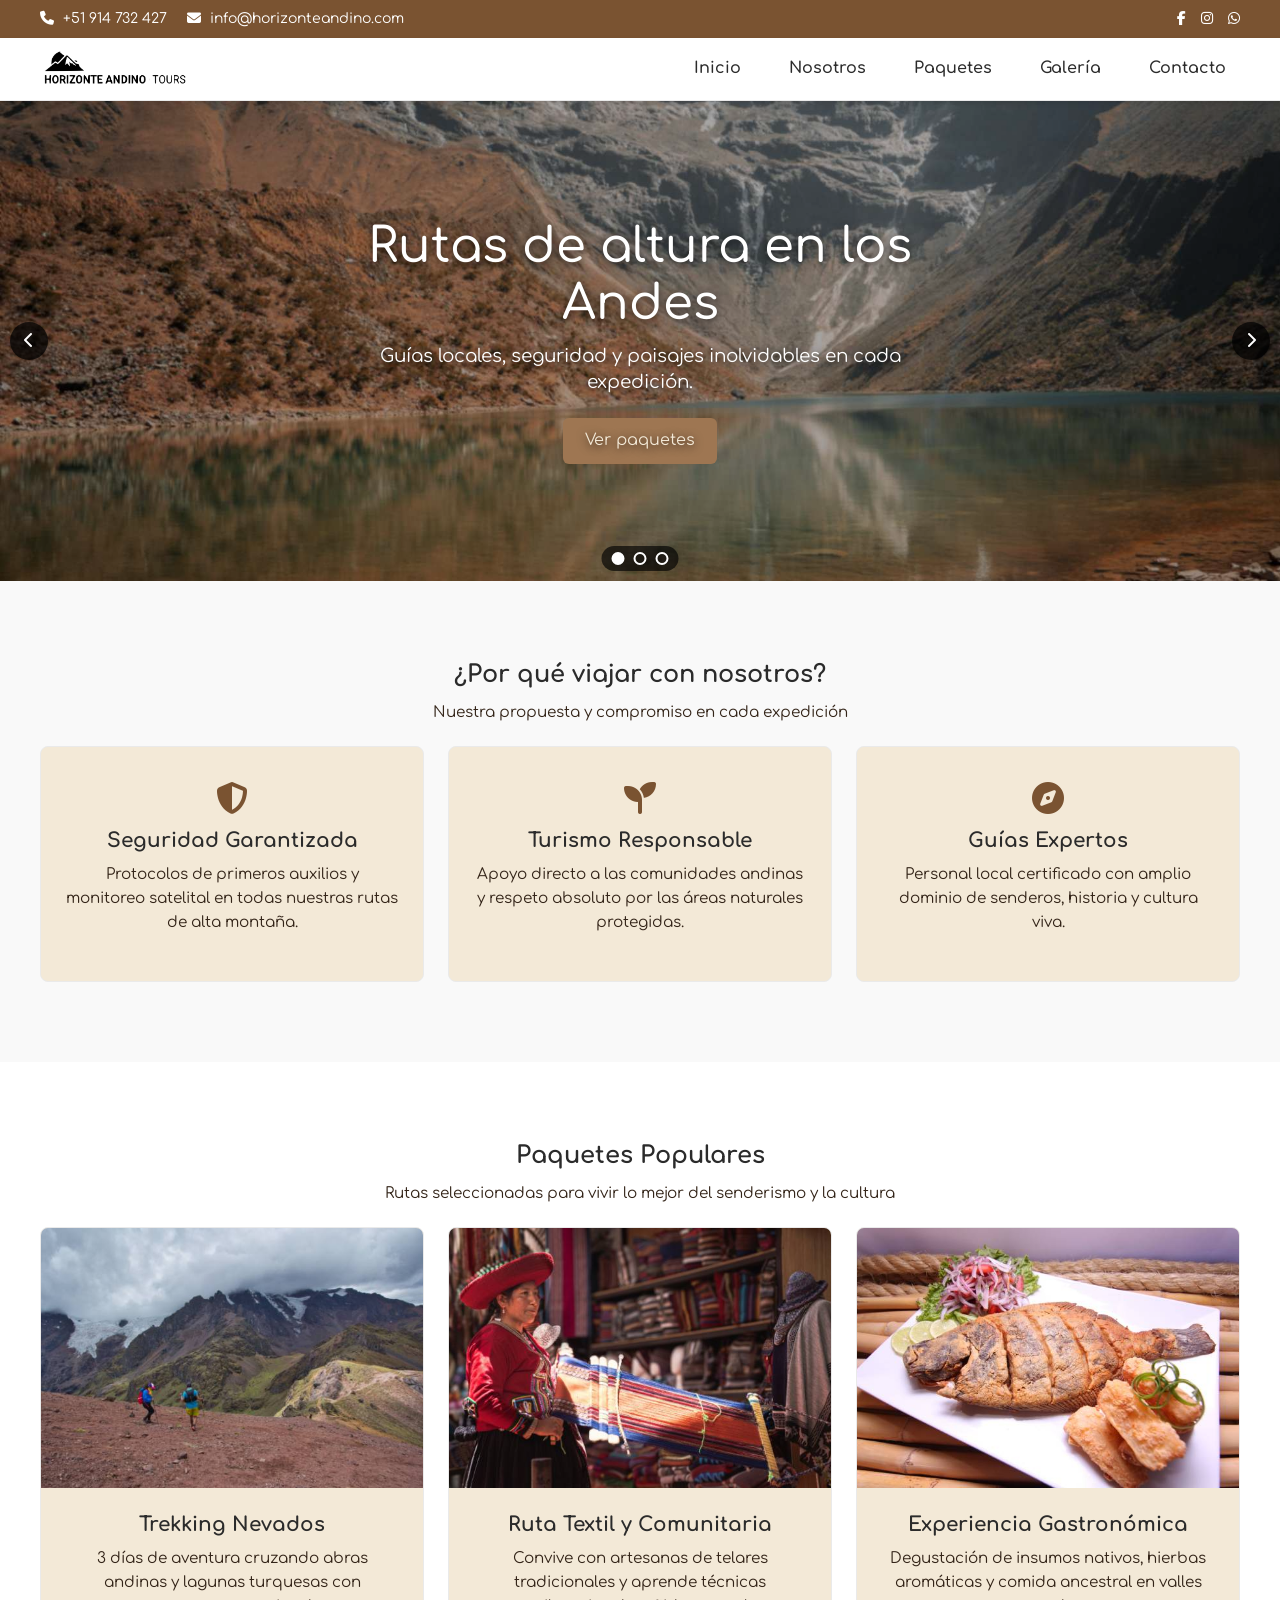
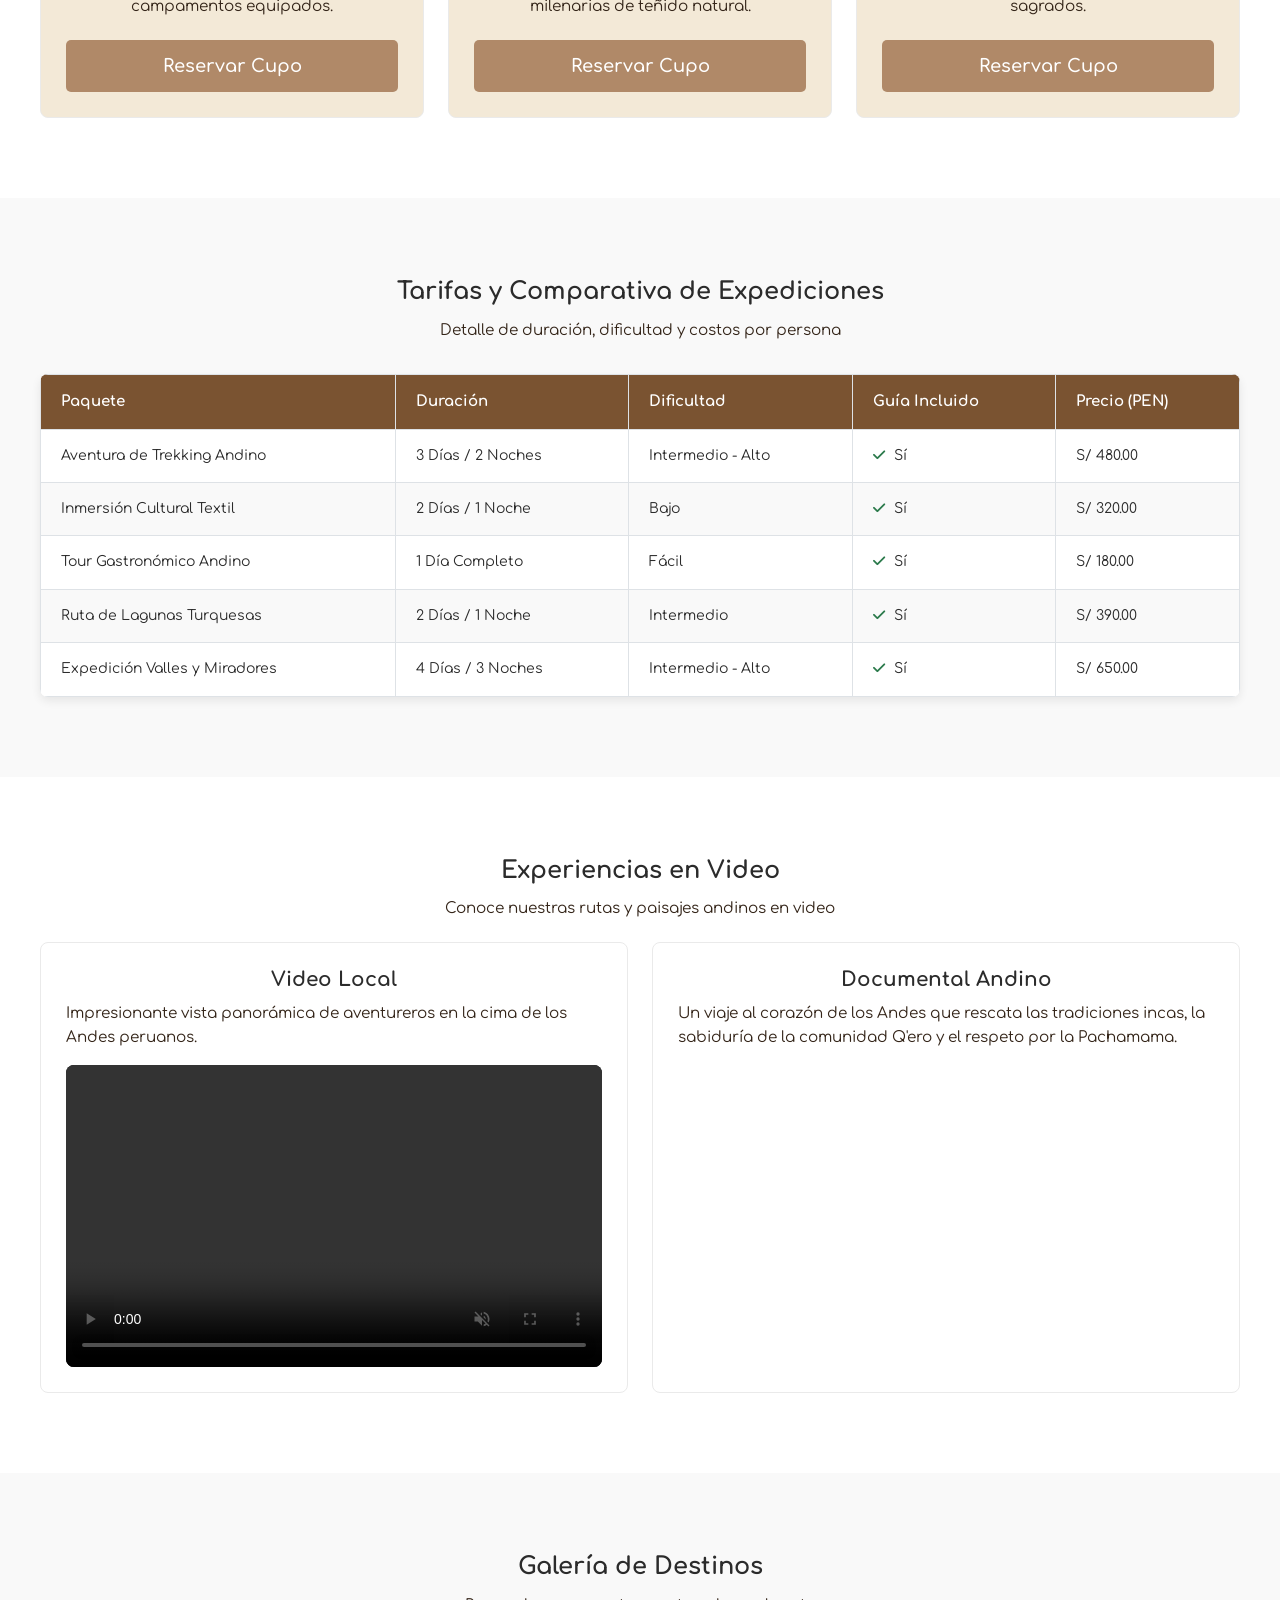
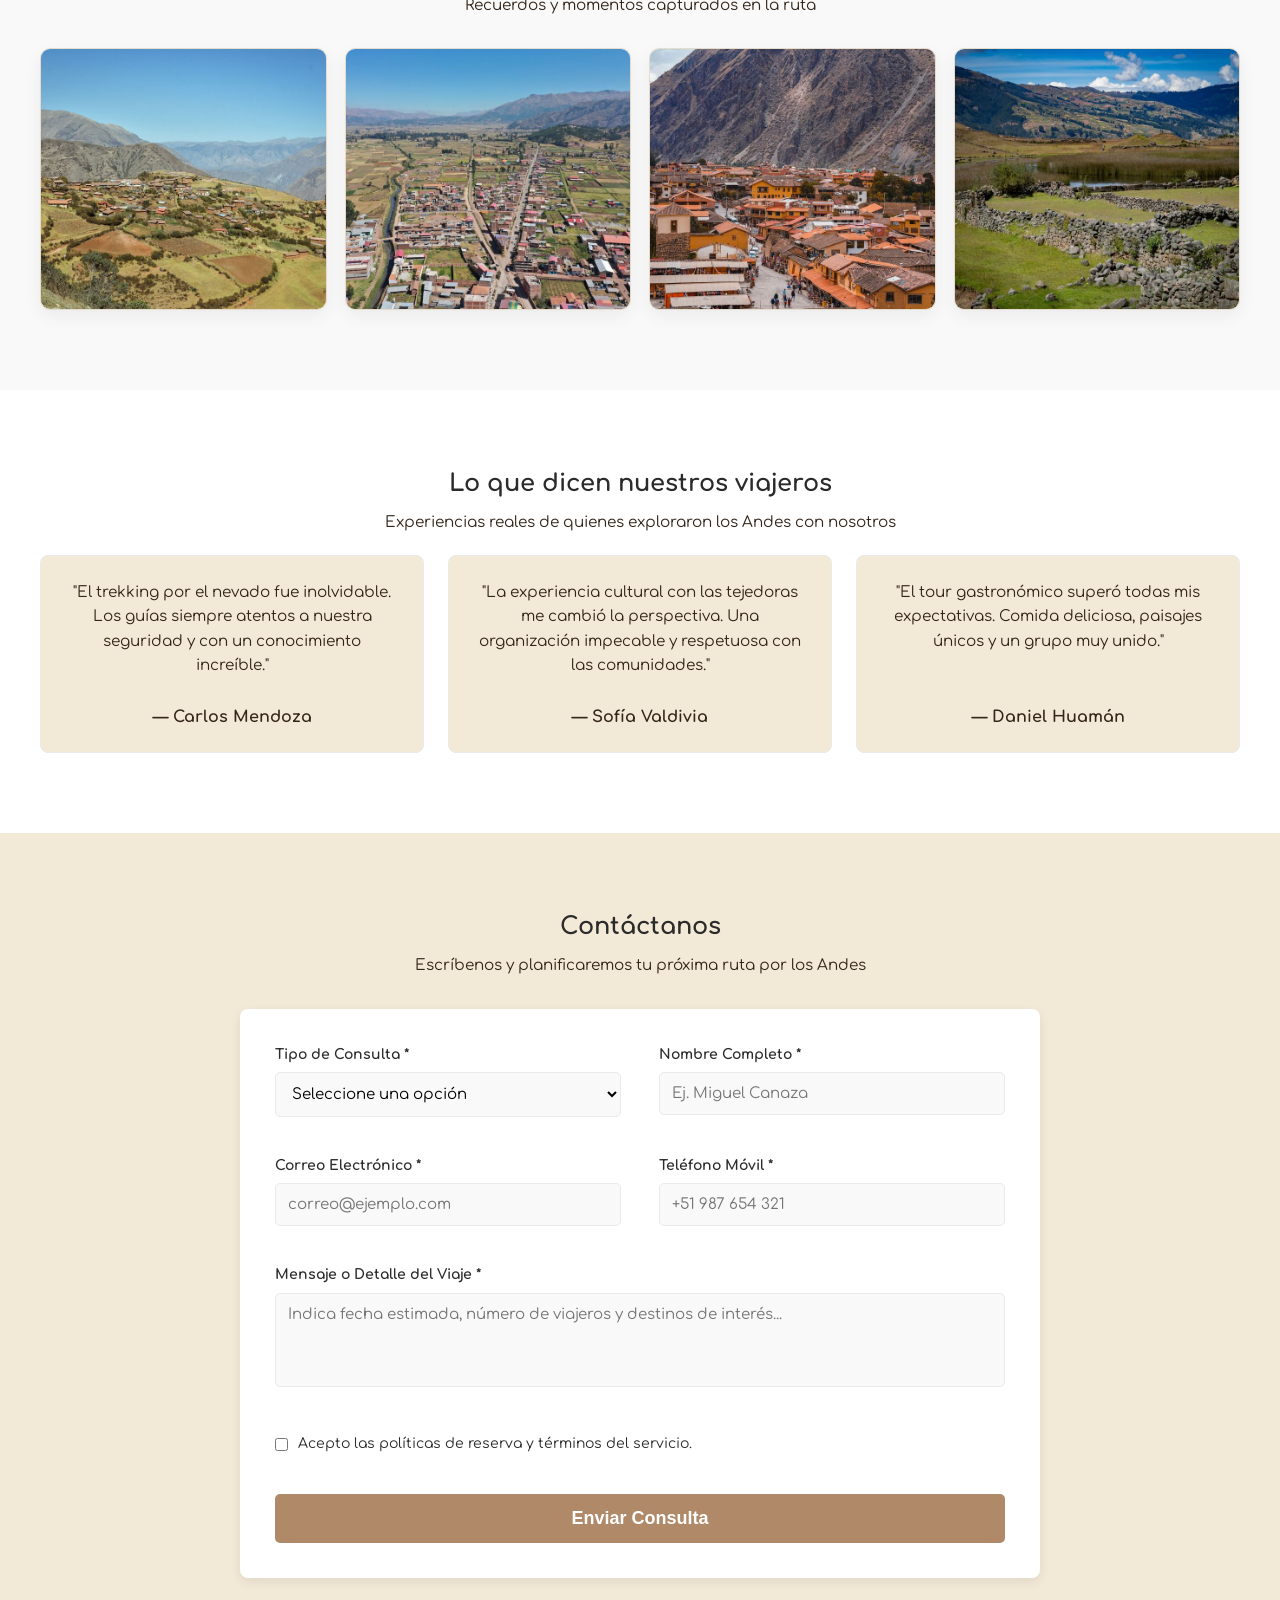
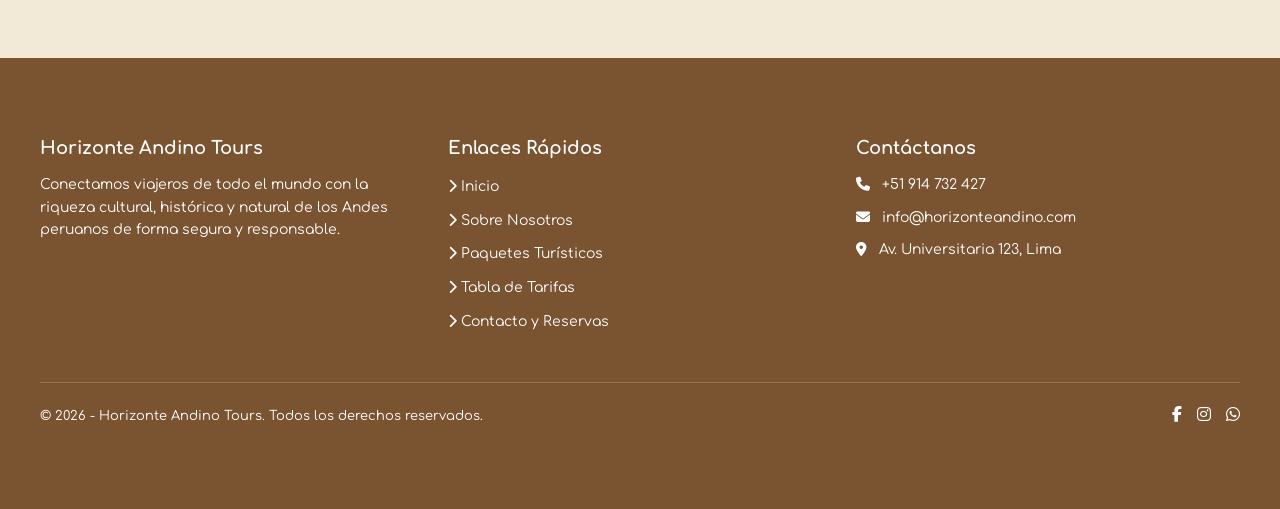
<file: index.html>
<!DOCTYPE html> <!-- Declara el documento como HTML5 y activa el modo estándar del navegador -->
<html lang="es"> <!-- Define el elemento raíz de la página e indica que el idioma del contenido es español -->
<head> <!-- Contiene los metadatos, enlaces a fuentes, estilos y recursos no visibles en la página -->
    <meta charset="UTF-8"> <!-- Define la codificación de caracteres para mostrar correctamente tildes, la letra ñ y caracteres especiales -->
    <meta name="viewport" content="width=device-width, initial-scale=1.0"> <!-- Ajusta el ancho al dispositivo para diseño responsivo en móviles -->
    <title>Horizonte Andino Tours | Expediciones y Turismo Responsable</title> <!-- Define el título de la pestaña en el navegador y los buscadores -->

    <link rel="icon" type="image/x-icon" href="assets/img/favicon.ico">
<link rel="shortcut icon" type="image/x-icon" href="assets/img/favicon.ico"> <!-- Establece el icono pequeño visible en la pestaña del navegador -->

    <link rel="preconnect" href="https://fonts.googleapis.com"> <!-- Acelera la conexión previa con el servidor de fuentes de Google -->
    <link rel="preconnect" href="https://fonts.gstatic.com" crossorigin> <!-- Establece la conexión segura para descargar los archivos de tipografía -->
    <link href="https://fonts.googleapis.com/css2?family=Comfortaa:wght@400;600;700&display=swap" rel="stylesheet"> <!-- Importa la fuente Comfortaa con grosores normal, seminegrita y negrita -->

    <link rel="stylesheet" href="https://cdnjs.cloudflare.com/ajax/libs/font-awesome/6.5.1/css/all.min.css"> <!-- Vincula los iconos vectoriales de FontAwesome vía servidor externo CDN -->
    <!---Enlazar el HTML con el favicon-->
    <link rel="shortcut icon" href="assets/img/favicon.ico" type="image/x-icon">

    <link rel="stylesheet" href="assets/css/styles.css"> <!-- Conecta la hoja de estilos CSS externa que diseña toda la página -->
    <link rel="stylesheet" href="assets/css/responsive.css"> 
    <!-- ENLACE A LA HOJA DE ESTILOS DEL CARRUSEL (va dentro de <head>) -->
    <link rel="stylesheet" href="assets/css/carrusel.css">
</head>

<body> <!-- Inicia el cuerpo del documento con todo el contenido visual de la página -->
    

    <!-- BARRA SUPERIOR INFORMATIVA (Top-Bar) -->
    <div class="top-bar"> <!-- Contenedor de la barra superior oscura con datos de contacto rápido -->
        <div class="container top-bar-content"> <!-- Centra y distribuye el contenido a los extremos con Flexbox -->
            <div class="top-bar-info"> <!-- Agrupa el teléfono y correo con alineación horizontal y separación -->
                <span><i class="fas fa-phone"></i> +51 914 732 427</span> <!-- Muestra el icono de teléfono y el número de atención -->
                <span><i class="fas fa-envelope"></i> info@horizonteandino.com</span> <!-- Muestra el icono de sobre y el correo corporativo -->
            </div>
            <div class="top-bar-social"> <!-- Agrupa los accesos directos a redes sociales con Flexbox -->
                <a href="https://www.facebook.com" target="_blank" rel="noopener noreferrer" aria-label="Facebook"><i class="fab fa-facebook-f"></i></a> <!-- Enlace seguro a la página de Facebook en pestaña nueva -->
                <a href="https://www.instagram.com" target="_blank" rel="noopener noreferrer" aria-label="Instagram"><i class="fab fa-instagram"></i></a> <!-- Enlace seguro a la página de Instagram en pestaña nueva -->
                <a href="https://wa.me/51914732427" target="_blank" rel="noopener noreferrer" aria-label="WhatsApp"><i class="fab fa-whatsapp"></i></a> <!-- Enlace al canal de WhatsApp con icono y accesibilidad para lectores -->
            </div>
        </div>
    </div>

<!-- CABECERA Y NAVEGACIÓN ADHESIVA (Sticky-Top) -->
    <header class="header sticky-top"> <!-- Cabecera principal fijada arriba al hacer scroll gracias a position sticky -->
        <div class="container"> <!-- Limita el ancho del contenido y lo centra horizontalmente en pantalla -->
            <div class="row align-center"> <!-- Fila Flexbox que alinea el logotipo y la barra de navegación al centro -->              
                      <a href="index.html" class="logo-link">
                        <img src="assets/img/logo.png" alt="Horizonte Andino Tours" class="logo-ancho">
                    </a>
 <!-- Botón hamburguesa en tu <header> -->
<button class="btn-hamburguesa" id="btn-menu" aria-label="Abrir menú" aria-expanded="false">
    <i class="fas fa-bars"></i>
</button>

<!-- Contenedor de navegación -->
<nav class="navegacion-principal" id="nav-menu">
    <ul class="nav-menu">
        <li><a href="index.html" class="nav-link">Inicio</a></li>
        <li><a href="nosotros.html" class="nav-link">Nosotros</a></li>
        <li><a href="paquetes.html" class="nav-link">Paquetes</a></li>
        <li><a href="galeria.html" class="nav-link">Galería</a></li>
        <li><a href="contacto.html" class="nav-link">Contacto</a></li>
    </ul>
</nav>
            </div>
        </div>
    </header>

<main> <!-- Contenedor semántico del contenido temático central y único de la página -->

    <!-- Objeto carrusel: Horizonte Andino Tours -->
    <section id="carrusel">

        <!-- Diapositiva 1: activa al cargar la página -->
        <div class="diapositiva activa">
            <img src="assets/img/fondo.jpg" alt="Aventura de trekking en nevado andino">
            <div class="carrusel-texto">
                <h2>Rutas de altura en los Andes</h2>
                <p>Guías locales, seguridad y paisajes inolvidables en cada expedición.</p>
                <a href="paquetes.html">Ver paquetes</a>
            </div>
        </div>

        <!-- Diapositiva 2: circuito cultural y valles -->
        <div class="diapositiva">
            <img src="assets/img/fondo2.jpg" alt="Vista panoramica de valle y pueblo andino">
            <div class="carrusel-texto">
                <h2>Pueblos y valles con historia</h2>
                <p>Recorre circuitos culturales con itinerarios pensados para ti.</p>
                <a href="paquetes.html">Explorar rutas</a>
            </div>
        </div>

        <!-- Diapositiva 3: reservas y contacto -->
        <div class="diapositiva">
            <img src="assets/img/fondo3.jpg" alt="Arquitectura tradicional en ruta andina">
            <div class="carrusel-texto">
                <h2>Planifica tu próxima salida</h2>
                <p>Atención personalizada para viajeros individuales, parejas y grupos.</p>
                <a href="contacto.html">Solicitar información</a>
            </div>
        </div>

        <!-- Botón de desplazamiento "Anterior" -->
        <button type="button" id="carrusel-anterior" class="carrusel-flecha">
            <i class="fa-solid fa-chevron-left"></i>
        </button>

        <!-- Botón de desplazamiento "Siguiente" -->
        <button type="button" id="carrusel-siguiente" class="carrusel-flecha">
            <i class="fa-solid fa-chevron-right"></i>
        </button>

        <!-- Barra de indicadores (puntos) de paginación: el primero inicia activo -->
        <div class="carrusel-indicadores">
            <button type="button" class="carrusel-punto activo"></button>
            <button type="button" class="carrusel-punto"></button>
            <button type="button" class="carrusel-punto"></button>
        </div>

    </section>

    <!-- Aquí continúa el resto de secciones de index.html -->

<!-- SECCIÓN DE PROPUESTA DE VALOR -->
        <section id="valores" class="padding-xl bg-light"> <!-- Sección de pilares con fondo claro alterno y padding vertical amplio -->
            <div class="container"> <!-- Contenedor principal que centra y delimita el ancho máximo del bloque -->
                <div class="text-centro"> <!-- Bloque para alinear el título y subtítulo de la sección al centro -->
                    <h2>¿Por qué viajar con nosotros?</h2> <!-- Encabezado de nivel 2 para captar la atención sobre los beneficios -->
                    <p class="card-text">Nuestra propuesta y compromiso en cada expedición</p> <!-- Subtítulo de apoyo explicativo -->
                </div>
                <div class="row"> <!-- Fila Flexbox que agrupa y distribuye las 3 tarjetas de valor con espacio entre sí -->
                    <div class="col"> <!-- Columna flexible para la primera tarjeta de propuesta -->
                        <div class="card tarjeta-valor text-centro"> <!-- Tarjeta con efecto hover interactivo de elevación vertical -->
                            <div class="card-body"> <!-- Contenedor interno flexible que distribuye el icono, título y descripción -->
                                <i class="fas fa-shield-alt fa-2x icon-valor"></i> <!-- Icono de escudo de FontAwesome con tamaño aumentado -->
                                <h3 class="card-title">Seguridad Garantizada</h3> <!-- Título de nivel 3 del primer pilar de la empresa -->
                                <p class="card-text">Protocolos de primeros auxilios y monitoreo satelital en todas nuestras rutas de alta montaña.</p> <!-- Texto explicativo sobre los protocolos de seguridad -->
                            </div>
                        </div>
                    </div>
                    <div class="col"> <!-- Columna flexible para la segunda tarjeta de propuesta -->
                        <div class="card tarjeta-valor text-centro"> <!-- Tarjeta con fondo suave, borde y elevación sutil al pasar el cursor -->
                            <div class="card-body"> <!-- Espaciado interno acolchado para organizar el contenido -->
                                <i class="fas fa-seedling fa-2x icon-valor"></i> <!-- Icono de brote ecológico que simboliza sostenibilidad -->
                                <h3 class="card-title">Turismo Responsable</h3> <!-- Título de nivel 3 para el pilar medioambiental y social -->
                                <p class="card-text">Apoyo directo a las comunidades andinas y respeto absoluto por las áreas naturales protegidas.</p> <!-- Texto explicativo del compromiso comunitario y natural -->
                            </div>
                        </div>
                    </div>
                    <div class="col"> <!-- Columna flexible para la tercera tarjeta de propuesta -->
                        <div class="card tarjeta-valor text-centro"> <!-- Tarjeta con estructura flexible y transición visual suave -->
                            <div class="card-body"> <!-- Cuerpo interior de la tarjeta con espaciado consistente -->
                                <i class="fas fa-compass fa-2x icon-valor"></i> <!-- Icono de brújula que representa orientación y guía -->
                                <h3 class="card-title">Guías Expertos</h3> <!-- Título de nivel 3 para el pilar de personal capacitado -->
                                <p class="card-text">Personal local certificado con amplio dominio de senderos, historia y cultura viva.</p> <!-- Texto que detalla la experiencia del personal local -->
                            </div>
                        </div>
                    </div>
                </div>
            </div>
        </section>

<!-- SERVICIOS: PAQUETES TURÍSTICOS -->
        <section id="paquetes" class="padding-xl"> <!-- Sección principal de paquetes turísticos con espaciado vertical de 80px -->
            <div class="container"> <!-- Limita el contenido al ancho máximo de 1200px y lo centra en la ventana -->
                <div class="text-centro"> <!-- Contenedor de texto para alinear el título y la descripción al medio -->
                    <h2>Paquetes Populares</h2> <!-- Encabezado de nivel 2 representativo de la sección de servicios -->
                    <p class="card-text">Rutas seleccionadas para vivir lo mejor del senderismo y la cultura</p> <!-- Subtítulo descriptivo que contextualiza los recorridos -->
                </div>
                <div class="row"> <!-- Fila Flexbox que agrupa y alinea las tres tarjetas de paquetes con separación continua -->
                    <div class="col"> <!-- Columna flexible adaptable para la primera tarjeta de tour -->
                        <div class="card"> <!-- Tarjeta contenedora con disposición en columna para mantener alturas parejas -->
                            <img src="assets/img/trekking.jpg" alt="Trekking en la cordillera" class="img-tarjeta"> <!-- Fotografía del tour con altura fija y ajuste object-fit cover sin distorsión -->
                            <div class="card-body text-centro"> <!-- Cuerpo interior flexible de la tarjeta con alineación de texto al centro -->
                                <h3 class="card-title">Trekking Nevados</h3> <!-- Título de nivel 3 con el nombre específico de la ruta -->
                                <p class="card-text">3 días de aventura cruzando abras andinas y lagunas turquesas con campamentos equipados.</p> <!-- Resumen de la experiencia que se expande para empujar el botón -->
                                <a href="#formulario" class="btn">Reservar Cupo</a> <!-- Enlace de acción con estilo de botón que desplaza al formulario de reserva -->
                            </div>
                        </div>
                    </div>
                    <div class="col"> <!-- Columna flexible adaptable para la segunda tarjeta de tour -->
                        <div class="card"> <!-- Tarjeta con bordes redondeados y estructura vertical unificada -->
                            <img src="assets/img/tejedora.jpg" alt="Comunidad textil andina" class="img-tarjeta"> <!-- Fotografía de la actividad textil adaptada al ancho total de la tarjeta -->
                            <div class="card-body text-centro"> <!-- Bloque interno con padding de 25px para espaciar el texto y el botón -->
                                <h3 class="card-title">Ruta Textil y Comunitaria</h3> <!-- Título de nivel 3 para el paquete de turismo vivencial -->
                                <p class="card-text">Convive con artesanas de telares tradicionales y aprende técnicas milenarias de teñido natural.</p> <!-- Descripción del itinerario cultural y comunitario -->
                                <a href="#formulario" class="btn">Reservar Cupo</a> <!-- Botón interactivo con efecto hover suave para iniciar la reserva -->
                            </div>
                        </div>
                    </div>
                    <div class="col"> <!-- Columna flexible adaptable para la tercera tarjeta de tour -->
                        <div class="card"> <!-- Tarjeta de servicio con fondo cálido y borde definido -->
                            <img src="assets/img/gastronomia.jpg" alt="Platos típicos andinos" class="img-tarjeta"> <!-- Fotografía culinaria optimizada para encajar sin deformarse -->
                            <div class="card-body text-centro"> <!-- Contenedor de contenido textual con alineación centrada -->
                                <h3 class="card-title">Experiencia Gastronómica</h3> <!-- Título de nivel 3 enfocado en el recorrido culinario -->
                                <p class="card-text">Degustación de insumos nativos, hierbas aromáticas y comida ancestral en valles sagrados.</p> <!-- Descripción del servicio de cata e historia gastronómica -->
                                <a href="#formulario" class="btn">Reservar Cupo</a> <!-- Botón de llamada a la acción enlazado al formulario de contacto -->
                            </div>
                        </div>
                    </div>
                </div>
            </div>
        </section>

<!-- TABLA COMPARATIVA DE TARIFAS -->
<section id="tarifas" class="padding-xl bg-light"> <!-- Sección de precios con fondo claro alterno y padding vertical amplio -->
    <div class="container"> <!-- Limita el ancho a 1200px y centra la sección en la pantalla -->
        <div class="text-centro"> <!-- Centra horizontalmente el título y subtítulo de la tabla -->
            <h2>Tarifas y Comparativa de Expediciones</h2> <!-- Encabezado de nivel 2 para la comparativa económica -->
            <p class="card-text">Detalle de duración, dificultad y costos por persona</p> <!-- Subtítulo informativo sobre el contenido de la tabla -->
        </div>
        <div class="table-responsive"> <!-- Contenedor con scroll horizontal para evitar desbordes en celulares -->
            <table class="tbl-tarifas"> <!-- Tabla con bordes unificados (border-collapse) y estilos corporativos -->
                <thead> <!-- Define el encabezado estructural de la tabla -->
                    <tr> <!-- Fila contenedora de los títulos de las columnas -->
                        <th>Paquete</th> <!-- Columna del nombre del paquete con fondo marrón y texto blanco -->
                        <th>Duración</th> <!-- Columna para el tiempo estimado del recorrido -->
                        <th>Dificultad</th> <!-- Columna que indica el nivel físico requerido -->
                        <th>Guía Incluido</th> <!-- Columna para confirmar el servicio de guía -->
                        <th>Precio (PEN)</th> <!-- Columna del costo en moneda nacional peruana -->
                    </tr>
                </thead>
                <tbody> <!-- Contenedor del cuerpo con los datos de las tarifas -->
                    <tr> <!-- Primera fila de datos con efecto hover interactivo -->
                        <td>Aventura de Trekking Andino</td> <!-- Nombre del primer tour ofertado -->
                        <td>3 Días / 2 Noches</td> <!-- Duración del servicio de caminata -->
                        <td>Intermedio - Alto</td> <!-- Exigencia física del itinerario -->
                        <td><i class="fas fa-check text-check"></i> Sí</td> <!-- Icono de verificación verde de FontAwesome y texto afirmativo -->
                        <td>S/ 480.00</td> <!-- Monto oficial del paquete en soles -->
                    </tr>
                    <tr> <!-- Segunda fila con fondo alterno tipo cebra para facilitar la lectura -->
                        <td>Inmersión Cultural Textil</td> <!-- Nombre del segundo tour ofertado -->
                        <td>2 Días / 1 Noche</td> <!-- Duración de la estadía comunitaria -->
                        <td>Bajo</td> <!-- Nivel accesible para todo público -->
                        <td><i class="fas fa-check text-check"></i> Sí</td> <!-- Icono de check verde que confirma guía incluido -->
                        <td>S/ 320.00</td> <!-- Monto oficial de la experiencia cultural -->
                    </tr>
                    <tr> <!-- Tercera fila de datos con resaltado suave al pasar el cursor -->
                        <td>Tour Gastronómico Andino</td> <!-- Nombre del recorrido culinario -->
                        <td>1 Día Completo</td> <!-- Duración de la jornada completa -->
                        <td>Fácil</td> <!-- Nivel de esfuerzo bajo para toda la familia -->
                        <td><i class="fas fa-check text-check"></i> Sí</td> <!-- Confirmación visual con icono de FontAwesome -->
                        <td>S/ 180.00</td> <!-- Precio unitario por persona en soles -->
                    </tr>
                    <tr> <!-- Cuarta fila de datos con ruta de lagunas de altura -->
                        <td>Ruta de Lagunas Turquesas</td> <!-- Nombre del cuarto tour ofertado -->
                        <td>2 Días / 1 Noche</td> <!-- Duración de la travesía hacia las lagunas -->
                        <td>Intermedio</td> <!-- Exigencia física moderada por altitud -->
                        <td><i class="fas fa-check text-check"></i> Sí</td> <!-- Confirmación visual de guía especializado incluido -->
                        <td>S/ 390.00</td> <!-- Tarifa por persona en soles peruanos -->
                    </tr>
                    <tr> <!-- Quinta fila de datos con circuito histórico y miradores -->
                        <td>Expedición Valles y Miradores</td> <!-- Nombre del quinto tour ofertado -->
                        <td>4 Días / 3 Noches</td> <!-- Duración total de la expedición -->
                        <td>Intermedio - Alto</td> <!-- Nivel de resistencia recomendado para la ruta -->
                        <td><i class="fas fa-check text-check"></i> Sí</td> <!-- Icono de verificación de guía incluido -->
                        <td>S/ 650.00</td> <!-- Monto total por persona en soles -->
                    </tr>
                </tbody>
            </table>
        </div>
    </div>
</section>

<!-- RECURSOS MULTIMEDIA -->
        <section id="multimedia" class="padding-xl"> <!-- Sección de contenido audiovisual con espaciado vertical de 80px -->
            <div class="container"> <!-- Centra el contenido en pantalla y mantiene el ancho estándar de 1200px -->
                <div class="text-centro"> <!-- Bloque de alineación centrada para los encabezados de la sección -->
                    <h2>Experiencias en Video</h2> <!-- Título de nivel 2 para la muestra de material audiovisual -->
                    <p class="card-text">Conoce nuestras rutas y paisajes andinos en video</p> <!-- Subtítulo de apoyo descriptivo -->
                </div>
                <div class="row"> <!-- Fila Flexbox que coloca el video local y el iframe lado a lado con separación -->
                    <!-- Video local MP4 -->
                    <div class="col"> <!-- Columna flexible adaptable para la reproducción de video local -->
                        <div class="card tarjeta-video"> <!-- Tarjeta con borde y fondo blanco para enmarcar el video -->
                            <div class="card-body"> <!-- Contenedor interior con padding consistente para la información del video -->
                                <h3 class="card-title">Video Local</h3> <!-- Título de nivel 3 que identifica el origen del recurso -->
                                <p class="card-text">Impresionante vista panorámica de aventureros en la cima de los Andes peruanos.</p> <!-- Párrafo descriptivo del contenido del video local -->
                                <video controls muted class="video-local"> <!-- Reproductor HTML5 con controles visibles y silenciado por defecto -->
                                    <source src="assets/vid/video-local.mp4" type="video/mp4"> <!-- Ruta relativa corregida al archivo MP4 local -->
                                    Tu navegador no soporta el formato de video. <!-- Mensaje alternativo accesible en caso de incompatibilidad -->
                                </video>
                            </div>
                        </div>
                    </div>

                    <!-- Video YouTube con iframe -->
                    <div class="col"> <!-- Columna flexible adaptable para el reproductor incrustado de YouTube -->
                        <div class="card tarjeta-video"> <!-- Tarjeta con esquinas redondeadas para el contenedor del iframe -->
                            <div class="card-body"> <!-- Estructura interna flexible para organizar el título y el reproductor -->
                                <h3 class="card-title">Documental Andino</h3> <!-- Título de nivel 3 del material externo -->
                                <p class="card-text">Un viaje al corazón de los Andes que rescata las tradiciones incas, la sabiduría de la comunidad Q'ero y el respeto por la Pachamama.</p> <!-- Descripción del contenido emitido desde YouTube -->
                                <div class="contenedor-iframe"> <!-- Envoltorio contenedor para mantener el ancho y evitar deformaciones -->
                                    <iframe 
                                        class="video-fluid" 
                                        width="560" height="315" src="https://www.youtube.com/embed/QEKtWJ7fgsM?si=HvB-P7hzUgIwyz0j" title="YouTube video player" frameborder="0" allow="accelerometer; autoplay; clipboard-write; encrypted-media; gyroscope; picture-in-picture; web-share" referrerpolicy="strict-origin-when-cross-origin" allowfullscreen></iframe> <!-- Marco incrustado de YouTube con políticas de origen y permisos de pantalla completa -->
                                    
                                </div>
                            </div>
                        </div>
                    </div>
                </div>
            </div>
        </section>

<!-- GALERÍA MULTIFILA CON FLEXBOX -->
        <section id="galeria" class="padding-xl bg-light"> <!-- Sección de galería visual con fondo claro alterno y padding vertical amplio -->
            <div class="container"> <!-- Limita el ancho del contenido a 1200px y lo centra en la ventana -->
                <div class="text-centro"> <!-- Bloque de alineación centrada para el encabezado y texto descriptivo -->
                    <h2>Galería de Destinos</h2> <!-- Título de nivel 2 para la muestra fotográfica de destinos -->
                    <p class="card-text">Recuerdos y momentos capturados en la ruta</p> <!-- Subtítulo explicativo que acompaña al título -->
                </div>
                <div class="galeria-flex"> <!-- Contenedor flexible multifila con salto de línea (wrap) y espacio entre elementos -->
                    <div class="galeria-item"> <!-- Marco individual de foto con bordes redondeados y recorte overflow hidden -->
                        <img class="img-cuadro" src="assets/img/destinos1.jpg" alt="Aventura trekking en nevado"> <!-- Imagen con altura fija, cover sin distorsión y zoom interactivo al hover -->
                    </div>
                    <div class="galeria-item"> <!-- Segundo elemento de la cuadrícula flexible con ancho base adaptable -->
                        <img class="img-cuadro" src="assets/img/destinos2.jpg" alt="Ruta de alta montaña"> <!-- Imagen de paisaje de altura con animación suave de escala -->
                    </div>
                    <div class="galeria-item"> <!-- Tercer marco de la cuadrícula con sombra suave y proporción equilibrada -->
                        <img class="img-cuadro" src="assets/img/destinos3.jpg" alt="Inmersión cultural y textil"> <!-- Imagen cultural con ajuste automático al ancho del contenedor -->
                    </div>
                    <div class="galeria-item"> <!-- Cuarto elemento del mosaico con comportamiento fluido en varias pantallas -->
                        <img class="img-cuadro" src="assets/img/destinos4.jpg" alt="Gastronomía local andina"> <!-- Fotografía gastronómica optimizada para encajar sin deformarse -->
                    </div>
                </div>
            </div>
        </section>

<!-- TESTIMONIOS -->
        <section id="testimonios" class="padding-xl"> <!-- Sección de opiniones de clientes con espaciado vertical de 80px -->
            <div class="container"> <!-- Centra el contenido en pantalla y conserva el ancho estándar de 1200px -->
                <div class="text-centro"> <!-- Bloque de alineación centrada para el encabezado y texto descriptivo -->
                    <h2>Lo que dicen nuestros viajeros</h2> <!-- Encabezado de nivel 2 para la sección de prueba social -->
                    <p class="card-text">Experiencias reales de quienes exploraron los Andes con nosotros</p> <!-- Subtítulo explicativo que contextualiza los testimonios -->
                </div>
                <div class="row"> <!-- Fila Flexbox que distribuye las tres tarjetas de testimonio con separación continua -->
                    <div class="col"> <!-- Columna flexible que reparte el ancho equitativamente con las demás -->
                        <div class="card tarjeta-testimonio"> <!-- Tarjeta con fondo beige cálido y alineación de texto centrada -->
                            <div class="card-body"> <!-- Estructura interna flexible para albergar la cita y la firma -->
                                <p class="card-text">"El trekking por el nevado fue inolvidable. Los guías siempre atentos a nuestra seguridad y con un conocimiento increíble."</p> <!-- Cita textual con la reseña de la experiencia -->
                                <h4 class="card-title autor-testimonio">— Carlos Mendoza</h4> <!-- Encabezado de nivel 4 con el nombre del cliente en negrita -->
                            </div>
                        </div>
                    </div>
                    <div class="col"> <!-- Segunda columna flexible para el testimonio de inmersión cultural -->
                        <div class="card tarjeta-testimonio"> <!-- Tarjeta con borde suave y diseño coherente con la paleta de colores -->
                            <div class="card-body"> <!-- Espaciado interno acolchado para mantener ordenado el testimonio -->
                                <p class="card-text">"La experiencia cultural con las tejedoras me cambió la perspectiva. Una organización impecable y respetuosa con las comunidades."</p> <!-- Comentario del cliente sobre el impacto comunitario -->
                                <h4 class="card-title autor-testimonio">— Sofía Valdivia</h4> <!-- Título de nivel 4 que acredita la autoría de la reseña -->
                            </div>
                        </div>
                    </div>
                    <div class="col"> <!-- Tercera columna flexible para el testimonio de la ruta gastronómica -->
                        <div class="card tarjeta-testimonio"> <!-- Tarjeta contenedora con altura pareja dentro de la fila Flexbox -->
                            <div class="card-body"> <!-- Bloque flexible que asegura la correcta lectura del contenido -->
                                <p class="card-text">"El tour gastronómico superó todas mis expectativas. Comida deliciosa, paisajes únicos y un grupo muy unido."</p> <!-- Comentario del cliente sobre la vivencia culinaria -->
                                <h4 class="card-title autor-testimonio">— Daniel Huamán</h4> <!-- Firma de nivel 4 que identifica al tercer viajero -->
                            </div>
                        </div>
                    </div>
                </div>
            </div>
        </section>

<!-- FORMULARIO DE CONTACTO Y RESERVAS -->
        <section id="formulario" class="padding-xl"> <!-- Sección de contacto con espaciado vertical de 80px -->
            <div class="container"> <!-- Limita el ancho del formulario a 1200px y lo centra en la página -->
                <div class="text-centro"> <!-- Contenedor para alinear el título y subtítulo al centro -->
                    <h2>Contáctanos</h2> <!-- Encabezado de nivel 2 para la llamada al contacto del usuario -->
                    <p class="card-text">Escríbenos y planificaremos tu próxima ruta por los Andes</p> <!-- Subtítulo de apoyo para incentivar la reserva -->
                </div>

                <form class="contacto-form" action="#" method="post"> <!-- Formulario estructurado para enviar datos por método POST -->
                    <div class="form-flex"> <!-- Contenedor Flexbox para crear una cuadrícula responsiva de dos columnas -->
                        <div class="form-50"> <!-- Elemento flexible que ocupa el 50% del ancho del formulario -->
                            <label for="tipo-servicio" class="form-label">Tipo de Consulta *</label> <!-- Etiqueta accesible vinculada al menú de selección -->
                            <select id="tipo-servicio" name="tipo_servicio" class="form-control" required> <!-- Lista desplegable obligatoria para categorizar el mensaje -->
                                <option value="">Seleccione una opción</option> <!-- Opción inicial por defecto no seleccionable como valor final -->
                                <option value="informacion">Información General</option> <!-- Opción para dudas generales del cliente -->
                                <option value="reserva">Reserva de Paquete</option> <!-- Opción para agendar un tour específico -->
                                <option value="personalizado">Expedición Personalizada</option> <!-- Opción para itinerarios turísticos a medida -->
                                <option value="sugerencia">Sugerencias</option> <!-- Opción para recibir retroalimentación del servicio -->
                            </select>
                        </div>

                        <div class="form-50"> <!-- Contenedor flexible de media anchura para el nombre del usuario -->
                            <label for="nombre" class="form-label">Nombre Completo *</label> <!-- Etiqueta descriptiva para el campo de nombre -->
                            <input id="nombre" name="nombre" class="form-control" type="text" placeholder="Ej. Miguel Canaza" required> <!-- Campo de texto obligatorio con guía de ejemplo -->
                        </div>

                        <div class="form-50"> <!-- Contenedor flexible de media anchura para el correo electrónico -->
                            <label for="correo" class="form-label">Correo Electrónico *</label> <!-- Etiqueta descriptiva para la dirección de correo -->
                            <input id="correo" name="correo" class="form-control" type="email" placeholder="correo@ejemplo.com" required> <!-- Campo con validación nativa de formato de correo obligatorio -->
                        </div>

                        <div class="form-50"> <!-- Contenedor flexible de media anchura para el número telefónico -->
                            <label for="telefono" class="form-label">Teléfono Móvil *</label> <!-- Etiqueta para el teléfono de contacto -->
                            <input id="telefono" name="telefono" class="form-control" type="tel" placeholder="+51 987 654 321" required> <!-- Campo para número telefónico obligatorio optimizado para teclados móviles -->
                        </div>

                        <div class="form-100"> <!-- Elemento flexible que abarca el 100% del ancho del formulario -->
                            <label for="mensaje" class="form-label">Mensaje o Detalle del Viaje *</label> <!-- Etiqueta descriptiva para el área de mensaje largo -->
                            <textarea id="mensaje" name="mensaje" class="form-control form-noresize" rows="4" placeholder="Indica fecha estimada, número de viajeros y destinos de interés..." required></textarea> <!-- Área de texto multilinea sin redimensionamiento manual para no romper el diseño -->
                        </div>

                        <div class="form-100 form-checkbox"> <!-- Fila al 100% que alinea horizontalmente la casilla de verificación y su texto -->
                            <input type="checkbox" id="terminos" name="terminos" required> <!-- Casilla de verificación obligatoria para validar el consentimiento legal -->
                            <label for="terminos">Acepto las políticas de reserva y términos del servicio.</label> <!-- Etiqueta clicable asociada directamente al checkbox -->
                        </div>

                        <div class="form-100"> <!-- Fila final al 100% para posicionar el botón de envío -->
                            <button type="submit" class="btn btn-submit">Enviar Consulta</button> <!-- Botón de envío que procesa el formulario con ancho completo y estilos hover -->
                        </div>
                    </div>
                </form>
            </div>
        </section>
    </main> <!-- Cierre del contenedor principal con todo el contenido central de la página web -->

<!-- PIE DE PÁGINA -->
    <footer id="pie" class="padding-xl"> <!-- Pie de página semántico con fondo marrón corporativo y padding vertical amplio -->
        <div class="container"> <!-- Limita el contenido a 1200px y lo centra horizontalmente en pantalla -->
            <div class="row footer-grid"> <!-- Fila Flexbox que separa y distribuye las tres columnas del footer -->
                <div class="col footer-col"> <!-- Primera columna flexible para la reseña informativa de la empresa -->
                    <h3 class="footer-titulo">Horizonte Andino Tours</h3> <!-- Encabezado de nivel 3 con el nombre de la marca alineado a la izquierda -->
                    <p class="footer-texto"> <!-- Párrafo con texto blanco y altura de línea cómoda para fácil lectura -->
                        Conectamos viajeros de todo el mundo con la riqueza cultural, histórica y natural de los Andes peruanos de forma segura y responsable.
                    </p>
                </div>

                <div class="col footer-col"> <!-- Segunda columna flexible para el menú de navegación rápida -->
                    <h3 class="footer-titulo">Enlaces Rápidos</h3> <!-- Encabezado de nivel 3 para la lista de enlaces de interés -->
                    <ul class="footer-menu"> <!-- Lista sin viñetas por defecto para los accesos directos -->
                        <li><a href="#explorar"><i class="fas fa-chevron-right"></i> Inicio</a></li> <!-- Enlace directo con icono de flecha hacia el banner de portada -->
                        <li><a href="#nosotros"><i class="fas fa-chevron-right"></i> Sobre Nosotros</a></li> <!-- Enlace con icono hacia la sección de presentación corporativa -->
                        <li><a href="#paquetes"><i class="fas fa-chevron-right"></i> Paquetes Turísticos</a></li> <!-- Enlace con icono hacia el catálogo de rutas -->
                        <li><a href="#tarifas"><i class="fas fa-chevron-right"></i> Tabla de Tarifas</a></li> <!-- Enlace con icono hacia la comparativa de precios -->
                        <li><a href="#formulario"><i class="fas fa-chevron-right"></i> Contacto y Reservas</a></li> <!-- Enlace con icono hacia el formulario de contacto -->
                    </ul>
                </div>

                <div class="col footer-col"> <!-- Tercera columna flexible para los datos directos de contacto físico y digital -->
                    <h3 class="footer-titulo">Contáctanos</h3> <!-- Encabezado de nivel 3 para los canales oficiales de atención -->
                    <p class="footer-contacto"> <!-- Párrafo que contiene el enlace de llamada directa con icono -->
                        <i class="fas fa-phone"></i> 
                        <a href="tel:+51905435005">+51 914 732 427</a> <!-- Protocolo tel para iniciar llamadas directas desde teléfonos móviles -->
                    </p>
                    <p class="footer-contacto"> <!-- Párrafo que contiene el enlace de correo con icono de sobre -->
                        <i class="fas fa-envelope"></i> 
                        <a href="mailto:info@horizonteandino.com">info@horizonteandino.com</a> <!-- Protocolo mailto para abrir el gestor de correo predeterminado -->
                    </p>
                    <p class="footer-contacto"> <!-- Párrafo con la ubicación física y el icono de marcador geográfico -->
                        <i class="fas fa-map-marker-alt"></i> Av. Universitaria 123, Lima <!-- Dirección de la sede local de atención al cliente -->
                    </p>
                </div>
            </div>

            <div class="footer-bottom"> <!-- Barra inferior flexible separada por un borde superior tenue y espacio entre extremos -->
                <div class="footer-copy"> <!-- Texto legal del aviso de derechos reservados con entidad tipográfica copyright -->
                    &copy; 2026 - Horizonte Andino Tours. Todos los derechos reservados.
                </div>
                <div class="footer-rs"> <!-- Contenedor Flexbox horizontal para los accesos a redes sociales en el footer -->
                    <a href="https://www.facebook.com" target="_blank" rel="noopener noreferrer" aria-label="Facebook"><i class="fab fa-facebook-f"></i></a> <!-- Enlace seguro a Facebook con icono vectorial y accesibilidad -->
                    <a href="https://www.instagram.com" target="_blank" rel="noopener noreferrer" aria-label="Instagram"><i class="fab fa-instagram"></i></a> <!-- Enlace seguro a Instagram con icono vectorial y accesibilidad -->
                    <a href="https://wa.me/51914732427" target="_blank" rel="noopener noreferrer" aria-label="WhatsApp"><i class="fab fa-whatsapp"></i></a> <!-- Enlace directo al chat de WhatsApp -->
            </div>
        </div>
    </footer>

    <!--VOLVER ARRIBA-->
    <a class="scroll-up" href="#" title="Volver arriba">
        <i class="fa-solid fa-angle-up"></i>
    </a>

    <!--ENLAZAR CON Javascript-->
    <script src="assets/js/main.js"></script>
    <!-- SCRIPT DEL CARRUSEL (va justo antes de cerrar </body>) -->
    <script src="assets/js/carrusel.js"></script>

</body> <!-- Cierre del cuerpo visible de la página -->
</html> <!-- Cierre del elemento raíz del documento HTML -->
</file>
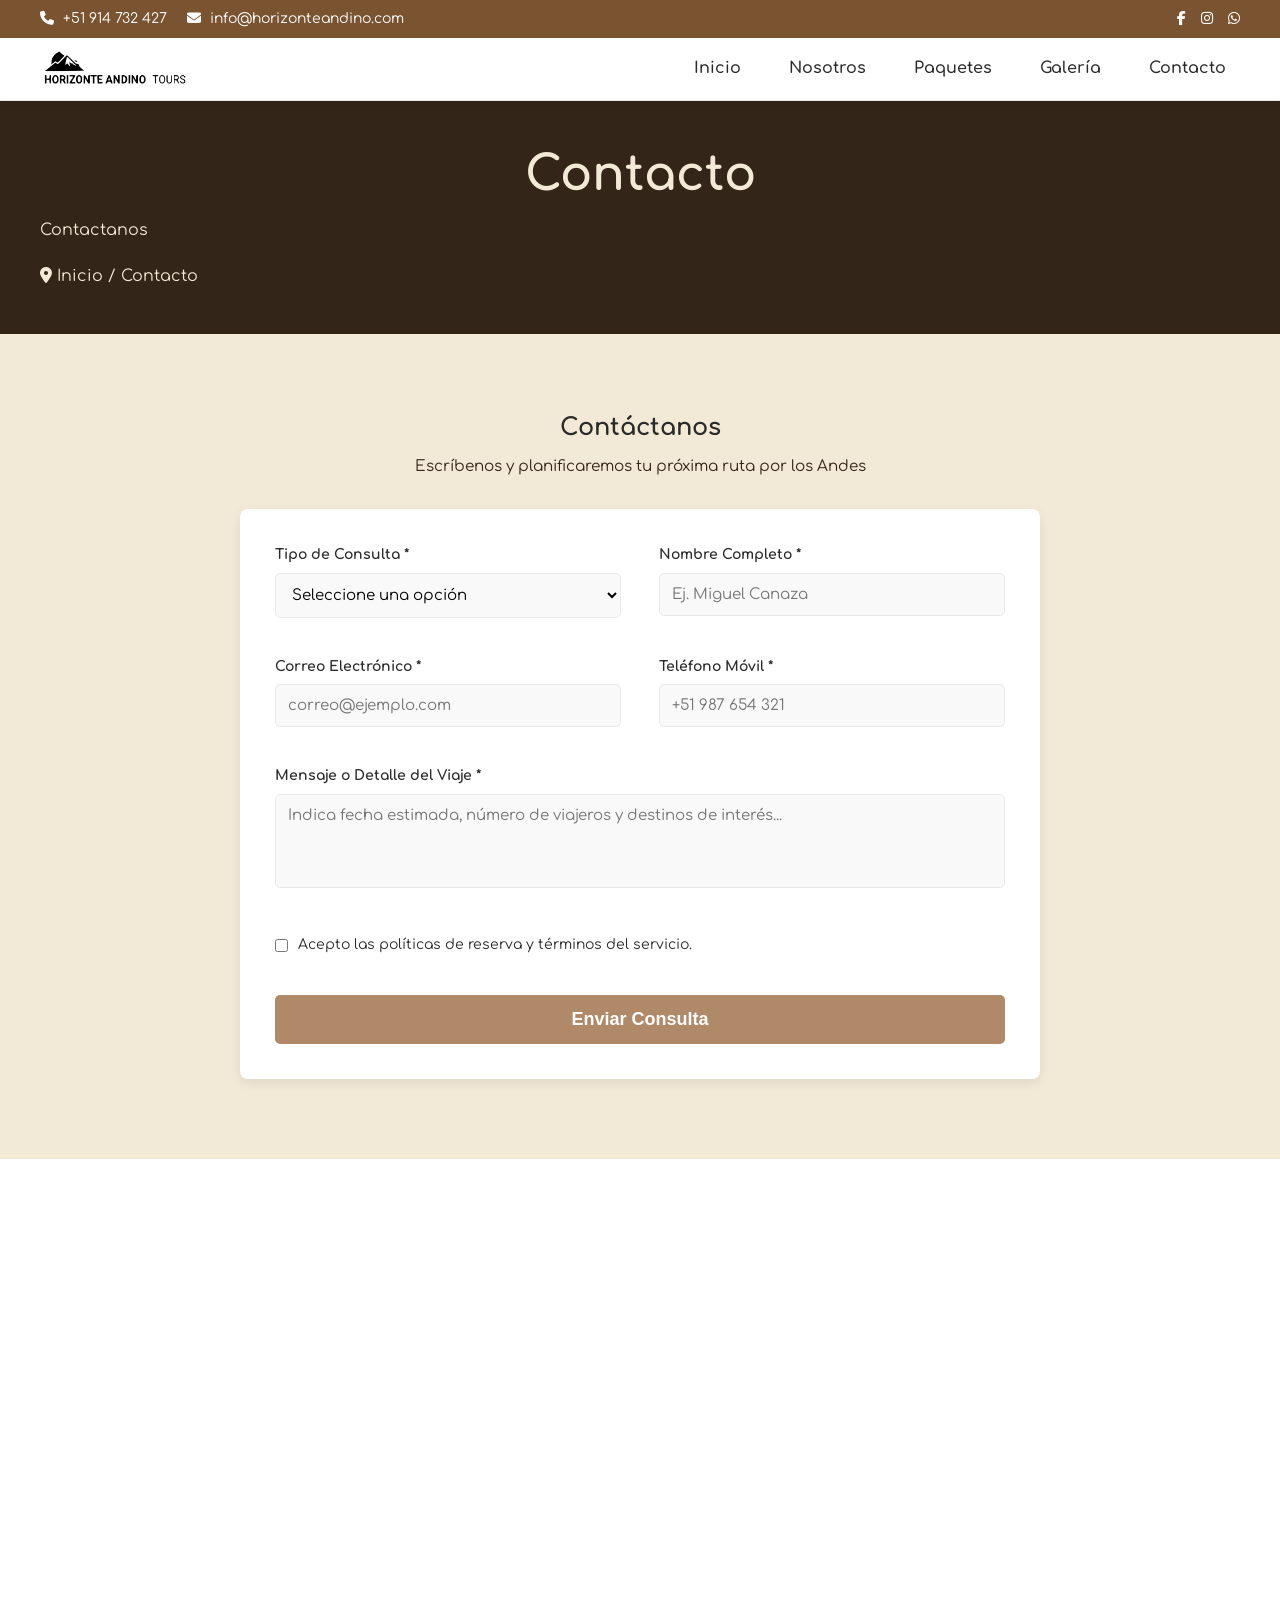
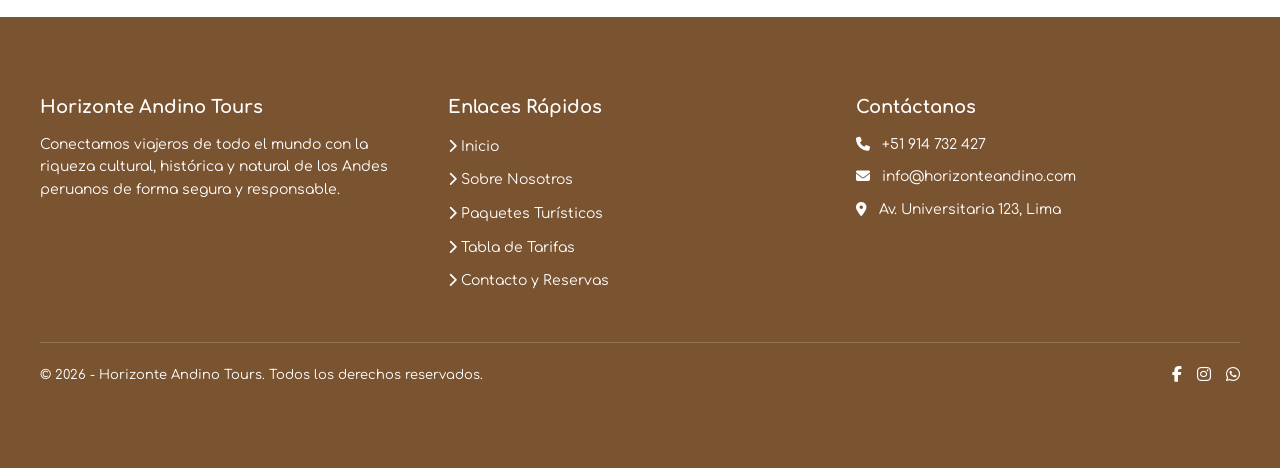
<file: contacto.html>
<!DOCTYPE html> <!-- Declara el documento como HTML5 y activa el modo estándar del navegador -->
<html lang="es"> <!-- Define el elemento raíz de la página e indica que el idioma del contenido es español -->

<head> <!-- Contiene los metadatos, enlaces a fuentes, estilos y recursos no visibles en la página -->
    <meta charset="UTF-8">
    <!-- Define la codificación de caracteres para mostrar correctamente tildes, la letra ñ y caracteres especiales -->
    <meta name="viewport" content="width=device-width, initial-scale=1.0">
    <!-- Ajusta el ancho al dispositivo para diseño responsivo en móviles -->
    <title>Horizonte Andino Tours | Expediciones y Turismo Responsable</title>
    <!-- Define el título de la pestaña en el navegador y los buscadores -->

    <link rel="icon" type="image/x-icon" href="assets/img/favicon.ico">
<link rel="shortcut icon" type="image/x-icon" href="assets/img/favicon.ico">
    <!-- Establece el icono pequeño visible en la pestaña del navegador -->

    <link rel="preconnect" href="https://fonts.googleapis.com">
    <!-- Acelera la conexión previa con el servidor de fuentes de Google -->
    <link rel="preconnect" href="https://fonts.gstatic.com" crossorigin>
    <!-- Establece la conexión segura para descargar los archivos de tipografía -->
    <link href="https://fonts.googleapis.com/css2?family=Comfortaa:wght@400;600;700&display=swap" rel="stylesheet">
    <!-- Importa la fuente Comfortaa con grosores normal, seminegrita y negrita -->

    <link rel="stylesheet" href="https://cdnjs.cloudflare.com/ajax/libs/font-awesome/6.5.1/css/all.min.css">
    <!-- Vincula los iconos vectoriales de FontAwesome vía servidor externo CDN -->

    <!---Enlazar el HTML con el favicon-->
    <link rel="shortcut icon" href="assets/img/favicon.ico" type="image/x-icon">

    <link rel="stylesheet" href="assets/css/styles.css">
<link rel="stylesheet" href="assets/css/responsive.css">
    <!-- Conecta la hoja de estilos CSS externa que diseña toda la página -->
</head>

<body> <!-- Inicia el cuerpo del documento con todo el contenido visual de la página -->
    <!-- BARRA SUPERIOR INFORMATIVA (Top-Bar) -->
    <div class="top-bar"> <!-- Contenedor de la barra superior oscura con datos de contacto rápido -->
        <div class="container top-bar-content"> <!-- Centra y distribuye el contenido a los extremos con Flexbox -->
            <div class="top-bar-info"> <!-- Agrupa el teléfono y correo con alineación horizontal y separación -->
                <span><i class="fas fa-phone"></i> +51 914 732 427</span>
                <!-- Muestra el icono de teléfono y el número de atención -->
                <span><i class="fas fa-envelope"></i> info@horizonteandino.com</span>
                <!-- Muestra el icono de sobre y el correo corporativo -->
            </div>
            <div class="top-bar-social"> <!-- Agrupa los accesos directos a redes sociales con Flexbox -->
                <a href="https://www.facebook.com" target="_blank" rel="noopener noreferrer" aria-label="Facebook"><i
                        class="fab fa-facebook-f"></i></a>
                <!-- Enlace seguro a la página de Facebook en pestaña nueva -->
                <a href="https://www.instagram.com" target="_blank" rel="noopener noreferrer" aria-label="Instagram"><i
                        class="fab fa-instagram"></i></a>
                <!-- Enlace seguro a la página de Instagram en pestaña nueva -->
                <a href="https://wa.me/51914732427" target="_blank" rel="noopener noreferrer" aria-label="WhatsApp"><i
                        class="fab fa-whatsapp"></i></a>
                <!-- Enlace al canal de WhatsApp con icono y accesibilidad para lectores -->
            </div>
        </div>
    </div>

    <!-- CABECERA Y NAVEGACIÓN ADHESIVA (Sticky-Top) -->
    <header class="header sticky-top">
        <!-- Cabecera principal fijada arriba al hacer scroll gracias a position sticky -->
        <div class="container"> <!-- Limita el ancho del contenido y lo centra horizontalmente en pantalla -->
            <div class="row align-center">
                <!-- Fila Flexbox que alinea el logotipo y la barra de navegación al centro -->
                      <a href="index.html" class="logo-link">
                        <img src="assets/img/logo.png" alt="Horizonte Andino Tours" class="logo-ancho">
                    </a>
                <!-- Imagen del logotipo oficial con texto alternativo de accesibilidad -->
<!-- Botón hamburguesa en tu <header> -->
<button class="btn-hamburguesa" id="btn-menu" aria-label="Abrir menú" aria-expanded="false">
    <i class="fas fa-bars"></i>
</button>

<!-- Contenedor de navegación -->
<nav class="navegacion-principal" id="nav-menu">
    <ul class="nav-menu">
        <li><a href="index.html" class="nav-link">Inicio</a></li>
        <li><a href="nosotros.html" class="nav-link">Nosotros</a></li>
        <li><a href="paquetes.html" class="nav-link">Paquetes</a></li>
        <li><a href="galeria.html" class="nav-link">Galería</a></li>
        <li><a href="contacto.html" class="nav-link">Contacto</a></li>
    </ul>
</nav>
            </div>
        </div>
    </header>

    <!--Contenido principal-->
    <main>
        <!--TITULO DE LA PAGINA-->
        <section class="titulo-pag">
            <div class="container">
                <h1>Contacto</h1>
                <p>Contactanos</p>
                <nav>
                    <i class="fa-solid fa-location-dot"></i>
                    <a href="index.html" title="Inicio">Inicio</a> / Contacto
                </nav>
            </div>
        </section>

        <!-- FORMULARIO DE CONTACTO Y RESERVAS -->
        <section id="formulario" class="padding-xl"> <!-- Sección de contacto con espaciado vertical de 80px -->
            <div class="container"> <!-- Limita el ancho del formulario a 1200px y lo centra en la página -->
                <div class="text-centro"> <!-- Contenedor para alinear el título y subtítulo al centro -->
                    <h2>Contáctanos</h2> <!-- Encabezado de nivel 2 para la llamada al contacto del usuario -->
                    <p class="card-text">Escríbenos y planificaremos tu próxima ruta por los Andes</p>
                    <!-- Subtítulo de apoyo para incentivar la reserva -->
                </div>

                <form class="contacto-form" action="#" method="post">
                    <!-- Formulario estructurado para enviar datos por método POST -->
                    <div class="form-flex">
                        <!-- Contenedor Flexbox para crear una cuadrícula responsiva de dos columnas -->
                        <div class="form-50"> <!-- Elemento flexible que ocupa el 50% del ancho del formulario -->
                            <label for="tipo-servicio" class="form-label">Tipo de Consulta *</label>
                            <!-- Etiqueta accesible vinculada al menú de selección -->
                            <select id="tipo-servicio" name="tipo_servicio" class="form-control" required>
                                <!-- Lista desplegable obligatoria para categorizar el mensaje -->
                                <option value="">Seleccione una opción</option>
                                <!-- Opción inicial por defecto no seleccionable como valor final -->
                                <option value="informacion">Información General</option>
                                <!-- Opción para dudas generales del cliente -->
                                <option value="reserva">Reserva de Paquete</option>
                                <!-- Opción para agendar un tour específico -->
                                <option value="personalizado">Expedición Personalizada</option>
                                <!-- Opción para itinerarios turísticos a medida -->
                                <option value="sugerencia">Sugerencias</option>
                                <!-- Opción para recibir retroalimentación del servicio -->
                            </select>
                        </div>

                        <div class="form-50"> <!-- Contenedor flexible de media anchura para el nombre del usuario -->
                            <label for="nombre" class="form-label">Nombre Completo *</label>
                            <!-- Etiqueta descriptiva para el campo de nombre -->
                            <input id="nombre" name="nombre" class="form-control" type="text"
                                placeholder="Ej. Miguel Canaza" required>
                            <!-- Campo de texto obligatorio con guía de ejemplo -->
                        </div>

                        <div class="form-50"> <!-- Contenedor flexible de media anchura para el correo electrónico -->
                            <label for="correo" class="form-label">Correo Electrónico *</label>
                            <!-- Etiqueta descriptiva para la dirección de correo -->
                            <input id="correo" name="correo" class="form-control" type="email"
                                placeholder="correo@ejemplo.com" required>
                            <!-- Campo con validación nativa de formato de correo obligatorio -->
                        </div>

                        <div class="form-50"> <!-- Contenedor flexible de media anchura para el número telefónico -->
                            <label for="telefono" class="form-label">Teléfono Móvil *</label>
                            <!-- Etiqueta para el teléfono de contacto -->
                            <input id="telefono" name="telefono" class="form-control" type="tel"
                                placeholder="+51 987 654 321" required>
                            <!-- Campo para número telefónico obligatorio optimizado para teclados móviles -->
                        </div>

                        <div class="form-100"> <!-- Elemento flexible que abarca el 100% del ancho del formulario -->
                            <label for="mensaje" class="form-label">Mensaje o Detalle del Viaje *</label>
                            <!-- Etiqueta descriptiva para el área de mensaje largo -->
                            <textarea id="mensaje" name="mensaje" class="form-control form-noresize" rows="4"
                                placeholder="Indica fecha estimada, número de viajeros y destinos de interés..."
                                required></textarea>
                            <!-- Área de texto multilinea sin redimensionamiento manual para no romper el diseño -->
                        </div>

                        <div class="form-100 form-checkbox">
                            <!-- Fila al 100% que alinea horizontalmente la casilla de verificación y su texto -->
                            <input type="checkbox" id="terminos" name="terminos" required>
                            <!-- Casilla de verificación obligatoria para validar el consentimiento legal -->
                            <label for="terminos">Acepto las políticas de reserva y términos del servicio.</label>
                            <!-- Etiqueta clicable asociada directamente al checkbox -->
                        </div>

                        <div class="form-100"> <!-- Fila final al 100% para posicionar el botón de envío -->
                            <button type="submit" class="btn btn-submit">Enviar Consulta</button>
                            <!-- Botón de envío que procesa el formulario con ancho completo y estilos hover -->
                        </div>
                    </div>
                </form>
            </div>
        </section>

        <!--Mapa-->
        <section id="mapa">
            <iframe class="mapa-fluid"
                src="https://www.google.com/maps/embed?pb=!1m18!1m12!1m3!1d1640.309697956871!2d-77.00586244869409!3d-12.08913974043821!2m3!1f0!2f0!3f0!3m2!1i1024!2i768!4f13.1!3m3!1m2!1s0x9105c7d40cf27c17%3A0x338468bfb2ffc786!2sLa%20Rambla%20San%20Borja!5e0!3m2!1ses-419!2spe!4v1794412647852!5m2!1ses-419!2spe"
                width="600" height="450" style="border:0;" allowfullscreen="" loading="lazy"
                referrerpolicy="strict-origin-when-cross-origin"></iframe>
        </section>
    </main>


    <!-- PIE DE PÁGINA -->
    <footer id="pie" class="padding-xl">
        <!-- Pie de página semántico con fondo marrón corporativo y padding vertical amplio -->
        <div class="container"> <!-- Limita el contenido a 1200px y lo centra horizontalmente en pantalla -->
            <div class="row footer-grid"> <!-- Fila Flexbox que separa y distribuye las tres columnas del footer -->
                <div class="col footer-col"> <!-- Primera columna flexible para la reseña informativa de la empresa -->
                    <h3 class="footer-titulo">Horizonte Andino Tours</h3>
                    <!-- Encabezado de nivel 3 con el nombre de la marca alineado a la izquierda -->
                    <p class="footer-texto">
                        <!-- Párrafo con texto blanco y altura de línea cómoda para fácil lectura -->
                        Conectamos viajeros de todo el mundo con la riqueza cultural, histórica y natural de los Andes
                        peruanos de forma segura y responsable.
                    </p>
                </div>

                <div class="col footer-col"> <!-- Segunda columna flexible para el menú de navegación rápida -->
                    <h3 class="footer-titulo">Enlaces Rápidos</h3>
                    <!-- Encabezado de nivel 3 para la lista de enlaces de interés -->
                    <ul class="footer-menu"> <!-- Lista sin viñetas por defecto para los accesos directos -->
                        <li><a href="#explorar"><i class="fas fa-chevron-right"></i> Inicio</a></li>
                        <!-- Enlace directo con icono de flecha hacia el banner de portada -->
                        <li><a href="#nosotros"><i class="fas fa-chevron-right"></i> Sobre Nosotros</a></li>
                        <!-- Enlace con icono hacia la sección de presentación corporativa -->
                        <li><a href="#paquetes"><i class="fas fa-chevron-right"></i> Paquetes Turísticos</a></li>
                        <!-- Enlace con icono hacia el catálogo de rutas -->
                        <li><a href="#tarifas"><i class="fas fa-chevron-right"></i> Tabla de Tarifas</a></li>
                        <!-- Enlace con icono hacia la comparativa de precios -->
                        <li><a href="#formulario"><i class="fas fa-chevron-right"></i> Contacto y Reservas</a></li>
                        <!-- Enlace con icono hacia el formulario de contacto -->
                    </ul>
                </div>

                <div class="col footer-col">
                    <!-- Tercera columna flexible para los datos directos de contacto físico y digital -->
                    <h3 class="footer-titulo">Contáctanos</h3>
                    <!-- Encabezado de nivel 3 para los canales oficiales de atención -->
                    <p class="footer-contacto"> <!-- Párrafo que contiene el enlace de llamada directa con icono -->
                        <i class="fas fa-phone"></i>
                        <a href="tel:+51905435005">+51 914 732 427</a>
                        <!-- Protocolo tel para iniciar llamadas directas desde teléfonos móviles -->
                    </p>
                    <p class="footer-contacto"> <!-- Párrafo que contiene el enlace de correo con icono de sobre -->
                        <i class="fas fa-envelope"></i>
                        <a href="mailto:info@horizonteandino.com">info@horizonteandino.com</a>
                        <!-- Protocolo mailto para abrir el gestor de correo predeterminado -->
                    </p>
                    <p class="footer-contacto">
                        <!-- Párrafo con la ubicación física y el icono de marcador geográfico -->
                        <i class="fas fa-map-marker-alt"></i> Av. Universitaria 123, Lima
                        <!-- Dirección de la sede local de atención al cliente -->
                    </p>
                </div>
            </div>

            <div class="footer-bottom">
                <!-- Barra inferior flexible separada por un borde superior tenue y espacio entre extremos -->
                <div class="footer-copy">
                    <!-- Texto legal del aviso de derechos reservados con entidad tipográfica copyright -->
                    &copy; 2026 - Horizonte Andino Tours. Todos los derechos reservados.
                </div>
                <div class="footer-rs">
                    <!-- Contenedor Flexbox horizontal para los accesos a redes sociales en el footer -->
                    <a href="https://www.facebook.com" target="_blank" rel="noopener noreferrer"
                        aria-label="Facebook"><i class="fab fa-facebook-f"></i></a>
                    <!-- Enlace seguro a Facebook con icono vectorial y accesibilidad -->
                    <a href="https://www.instagram.com" target="_blank" rel="noopener noreferrer"
                        aria-label="Instagram"><i class="fab fa-instagram"></i></a>
                    <!-- Enlace seguro a Instagram con icono vectorial y accesibilidad -->
                    <a href="https://wa.me/51914732427" target="_blank" rel="noopener noreferrer"
                        aria-label="WhatsApp"><i class="fab fa-whatsapp"></i></a>
                    <!-- Enlace directo al chat de WhatsApp -->
                </div>
            </div>
    </footer>

    <!--VOLVER ARRIBA-->
    <a class="scroll-up" href="#" title="Volver arriba">
        <i class="fa-solid fa-angle-up"></i>
    </a>

    <!--ENLAZAR CON Javascript-->
    <script src="assets/js/main.js"></script>

</body> <!-- Cierre del cuerpo visible de la página -->

</html> <!-- Cierre del elemento raíz del documento HTML -->
</file>
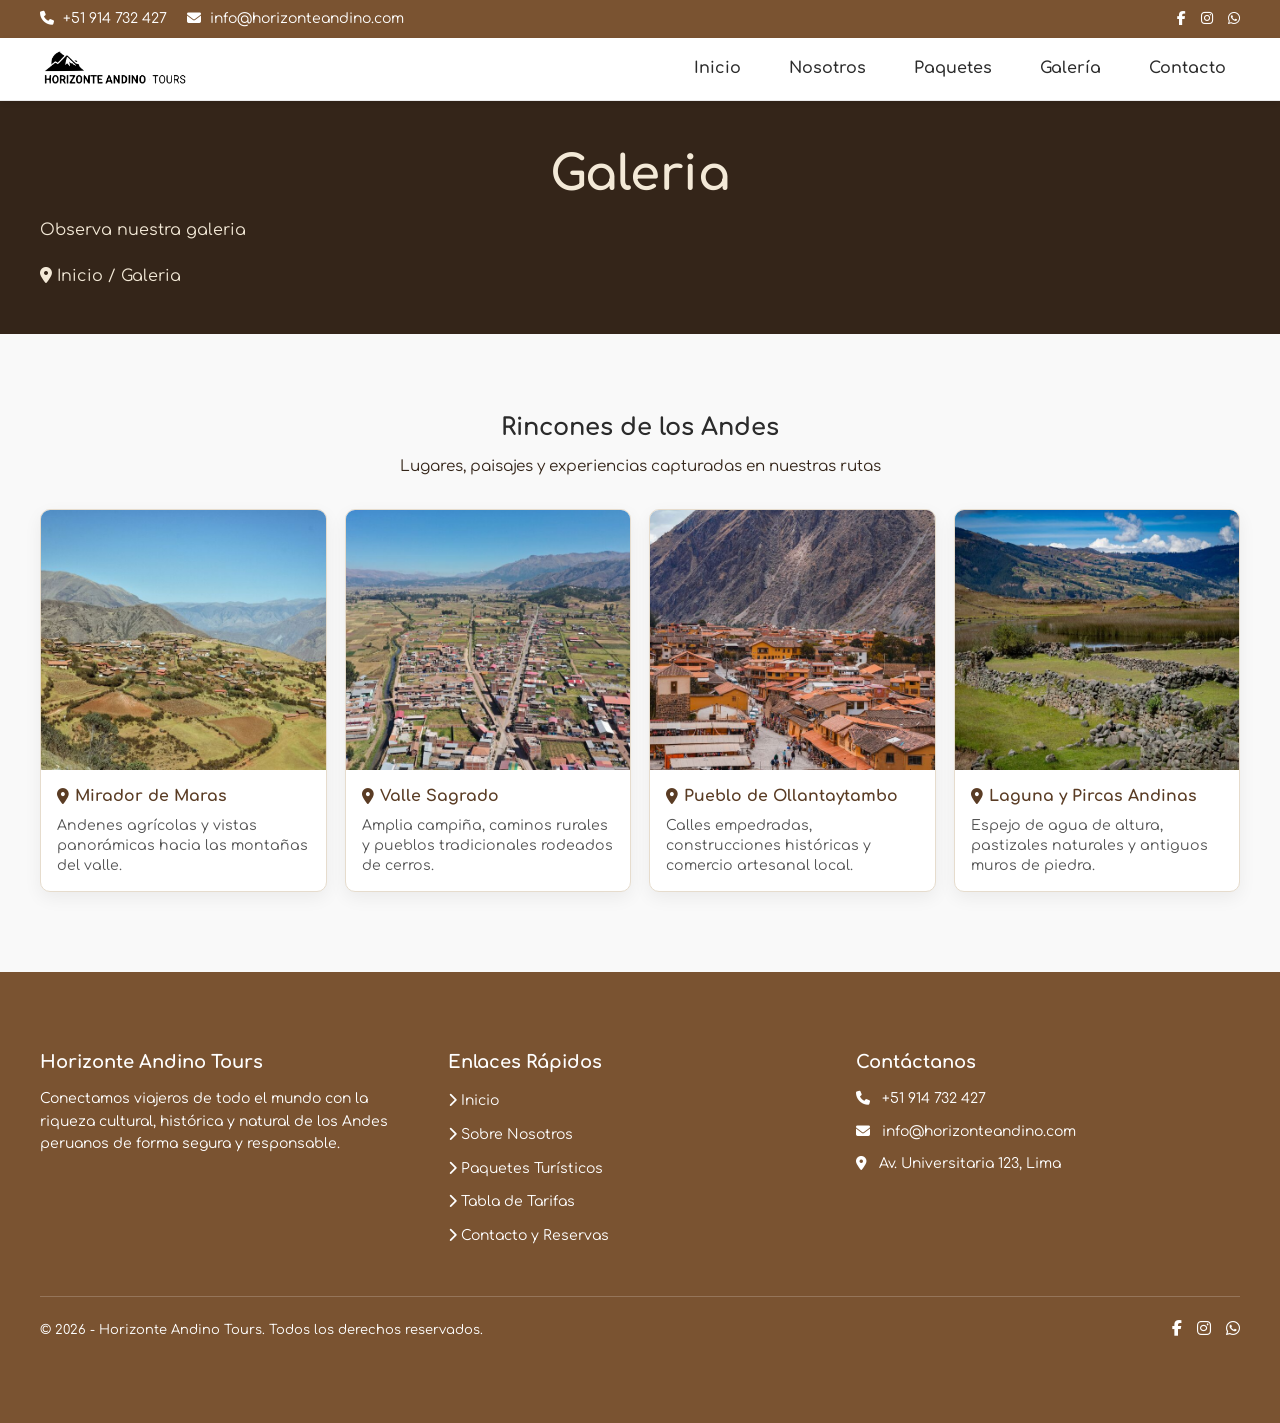
<file: galeria.html>
<!DOCTYPE html> <!-- Declara el documento como HTML5 y activa el modo estándar del navegador -->
<html lang="es"> <!-- Define el elemento raíz de la página e indica que el idioma del contenido es español -->

<head> <!-- Contiene los metadatos, enlaces a fuentes, estilos y recursos no visibles en la página -->
    <meta charset="UTF-8">
    <!-- Define la codificación de caracteres para mostrar correctamente tildes, la letra ñ y caracteres especiales -->
    <meta name="viewport" content="width=device-width, initial-scale=1.0">
    <!-- Ajusta el ancho al dispositivo para diseño responsivo en móviles -->
    <title>Horizonte Andino Tours | Expediciones y Turismo Responsable</title>
    <!-- Define el título de la pestaña en el navegador y los buscadores -->

    <link rel="icon" type="image/x-icon" href="assets/img/favicon.ico">
<link rel="shortcut icon" type="image/x-icon" href="assets/img/favicon.ico">
    <!-- Establece el icono pequeño visible en la pestaña del navegador -->

    <link rel="preconnect" href="https://fonts.googleapis.com">
    <!-- Acelera la conexión previa con el servidor de fuentes de Google -->
    <link rel="preconnect" href="https://fonts.gstatic.com" crossorigin>
    <!-- Establece la conexión segura para descargar los archivos de tipografía -->
    <link href="https://fonts.googleapis.com/css2?family=Comfortaa:wght@400;600;700&display=swap" rel="stylesheet">
    <!-- Importa la fuente Comfortaa con grosores normal, seminegrita y negrita -->

    <link rel="stylesheet" href="https://cdnjs.cloudflare.com/ajax/libs/font-awesome/6.5.1/css/all.min.css">
    <!-- Vincula los iconos vectoriales de FontAwesome vía servidor externo CDN -->

    <!---Enlazar el HTML con el favicon-->
    <link rel="shortcut icon" href="assets/img/favicon.ico" type="image/x-icon">

    <link rel="stylesheet" href="assets/css/styles.css">
<link rel="stylesheet" href="assets/css/responsive.css">
    <!-- Conecta la hoja de estilos CSS externa que diseña toda la página -->
</head>

<body> <!-- Inicia el cuerpo del documento con todo el contenido visual de la página -->
    <!-- BARRA SUPERIOR INFORMATIVA (Top-Bar) -->
    <div class="top-bar"> <!-- Contenedor de la barra superior oscura con datos de contacto rápido -->
        <div class="container top-bar-content"> <!-- Centra y distribuye el contenido a los extremos con Flexbox -->
            <div class="top-bar-info"> <!-- Agrupa el teléfono y correo con alineación horizontal y separación -->
                <span><i class="fas fa-phone"></i> +51 914 732 427</span>
                <!-- Muestra el icono de teléfono y el número de atención -->
                <span><i class="fas fa-envelope"></i> info@horizonteandino.com</span>
                <!-- Muestra el icono de sobre y el correo corporativo -->
            </div>
            <div class="top-bar-social"> <!-- Agrupa los accesos directos a redes sociales con Flexbox -->
                <a href="https://www.facebook.com" target="_blank" rel="noopener noreferrer" aria-label="Facebook"><i
                        class="fab fa-facebook-f"></i></a>
                <!-- Enlace seguro a la página de Facebook en pestaña nueva -->
                <a href="https://www.instagram.com" target="_blank" rel="noopener noreferrer" aria-label="Instagram"><i
                        class="fab fa-instagram"></i></a>
                <!-- Enlace seguro a la página de Instagram en pestaña nueva -->
                <a href="https://wa.me/51914732427" target="_blank" rel="noopener noreferrer" aria-label="WhatsApp"><i
                        class="fab fa-whatsapp"></i></a>
                <!-- Enlace al canal de WhatsApp con icono y accesibilidad para lectores -->
            </div>
        </div>
    </div>

    <!-- CABECERA Y NAVEGACIÓN ADHESIVA (Sticky-Top) -->
    <header class="header sticky-top">
        <!-- Cabecera principal fijada arriba al hacer scroll gracias a position sticky -->
        <div class="container"> <!-- Limita el ancho del contenido y lo centra horizontalmente en pantalla -->
            <div class="row align-center">
                <!-- Fila Flexbox que alinea el logotipo y la barra de navegación al centro -->
                      <a href="index.html" class="logo-link">
                        <img src="assets/img/logo.png" alt="Horizonte Andino Tours" class="logo-ancho">
                    </a>
                                <!-- Botón hamburguesa obligatorio -->
<!-- Botón hamburguesa en tu <header> -->
<button class="btn-hamburguesa" id="btn-menu" aria-label="Abrir menú" aria-expanded="false">
    <i class="fas fa-bars"></i>
</button>

<!-- Contenedor de navegación -->
<nav class="navegacion-principal" id="nav-menu">
    <ul class="nav-menu">
        <li><a href="index.html" class="nav-link">Inicio</a></li>
        <li><a href="nosotros.html" class="nav-link">Nosotros</a></li>
        <li><a href="paquetes.html" class="nav-link">Paquetes</a></li>
        <li><a href="galeria.html" class="nav-link">Galería</a></li>
        <li><a href="contacto.html" class="nav-link">Contacto</a></li>
    </ul>
</nav>
            </div>
        </div>
    </header>

    <!--Contenido principal-->
    <main>
        <!--TITULO DE LA PAGINA-->
        <section class="titulo-pag">
            <div class="container">
                <h1>Galeria</h1>
                <p>Observa nuestra galeria</p>
                <nav>
                    <i class="fa-solid fa-location-dot"></i>
                    <a href="index.html" title="Inicio">Inicio</a> / Galeria
                </nav>
            </div>
        </section>

<!-- SECCIÓN DE GALERÍA CON INFORMACIÓN DE CADA LUGAR -->
<section id="galeria" class="padding-xl bg-light"> <!-- Sección principal de galería con espaciado amplio y fondo claro -->
    <div class="container"> <!-- Limita el ancho máximo y centra el contenido de la galería -->
        <div class="text-centro"> <!-- Centra el encabezado introductorio de la sección -->
            <h2>Rincones de los Andes</h2> <!-- Título principal de la galería fotográfica -->
            <p class="card-text">Lugares, paisajes y experiencias capturadas en nuestras rutas</p> <!-- Subtítulo descriptivo -->
        </div>

        <!-- CONTENEDOR PRINCIPAL DE LA GALERÍA CON CSS GRID -->
        <div class="galeria-grid">
            <!-- TARJETA 1: PRIMER DESTINO -->
            <article class="galeria-item"> <!-- Tarjeta individual que agrupa imagen y datos del lugar -->
                <img src="assets/img/destinos1.jpg" alt="Mirador andino y terrazas de cultivo" class="img-cuadro"> <!-- Fotografía del primer destino -->
                <div class="galeria-info"> <!-- Contenedor textual con lugar y breve reseña -->
                    <span class="galeria-lugar"><i class="fa-solid fa-location-dot"></i> Mirador de Maras</span> <!-- Nombre del lugar -->
                    <p class="galeria-desc">Andenes agrícolas y vistas panorámicas hacia las montañas del valle.</p> <!-- Qué hay en el lugar -->
                </div>
            </article>

            <!-- TARJETA 2: SEGUNDO DESTINO -->
            <article class="galeria-item"> <!-- Tarjeta del segundo lugar -->
                <img src="assets/img/destinos2.jpg" alt="Vista panorámica del valle andino" class="img-cuadro"> <!-- Fotografía del segundo destino -->
                <div class="galeria-info"> <!-- Contenedor textual del segundo destino -->
                    <span class="galeria-lugar"><i class="fa-solid fa-location-dot"></i> Valle Sagrado</span> <!-- Nombre del lugar -->
                    <p class="galeria-desc">Amplia campiña, caminos rurales y pueblos tradicionales rodeados de cerros.</p> <!-- Qué hay en el lugar -->
                </div>
            </article>

            <!-- TARJETA 3: TERCER DESTINO -->
            <article class="galeria-item"> <!-- Tarjeta del tercer lugar -->
                <img src="assets/img/destinos3.jpg" alt="Calles y arquitectura tradicional andina" class="img-cuadro"> <!-- Fotografía del tercer destino -->
                <div class="galeria-info"> <!-- Contenedor textual del tercer destino -->
                    <span class="galeria-lugar"><i class="fa-solid fa-location-dot"></i> Pueblo de Ollantaytambo</span> <!-- Nombre del lugar -->
                    <p class="galeria-desc">Calles empedradas, construcciones históricas y comercio artesanal local.</p> <!-- Qué hay en el lugar -->
                </div>
            </article>

            <!-- TARJETA 4: CUARTO DESTINO -->
            <article class="galeria-item"> <!-- Tarjeta del cuarto lugar -->
                <img src="assets/img/destinos4.jpg" alt="Laguna de altura y muros de piedra" class="img-cuadro"> <!-- Fotografía del cuarto destino -->
                <div class="galeria-info"> <!-- Contenedor textual del cuarto destino -->
                    <span class="galeria-lugar"><i class="fa-solid fa-location-dot"></i> Laguna y Pircas Andinas</span> <!-- Nombre del lugar -->
                    <p class="galeria-desc">Espejo de agua de altura, pastizales naturales y antiguos muros de piedra.</p> <!-- Qué hay en el lugar -->
                </div>
            </article>
        </div>
    </div>
</section>
    </main>


    <!-- PIE DE PÁGINA -->
    <footer id="pie" class="padding-xl">
        <!-- Pie de página semántico con fondo marrón corporativo y padding vertical amplio -->
        <div class="container"> <!-- Limita el contenido a 1200px y lo centra horizontalmente en pantalla -->
            <div class="row footer-grid"> <!-- Fila Flexbox que separa y distribuye las tres columnas del footer -->
                <div class="col footer-col"> <!-- Primera columna flexible para la reseña informativa de la empresa -->
                    <h3 class="footer-titulo">Horizonte Andino Tours</h3>
                    <!-- Encabezado de nivel 3 con el nombre de la marca alineado a la izquierda -->
                    <p class="footer-texto">
                        <!-- Párrafo con texto blanco y altura de línea cómoda para fácil lectura -->
                        Conectamos viajeros de todo el mundo con la riqueza cultural, histórica y natural de los Andes
                        peruanos de forma segura y responsable.
                    </p>
                </div>

                <div class="col footer-col"> <!-- Segunda columna flexible para el menú de navegación rápida -->
                    <h3 class="footer-titulo">Enlaces Rápidos</h3>
                    <!-- Encabezado de nivel 3 para la lista de enlaces de interés -->
                    <ul class="footer-menu"> <!-- Lista sin viñetas por defecto para los accesos directos -->
                        <li><a href="#explorar"><i class="fas fa-chevron-right"></i> Inicio</a></li>
                        <!-- Enlace directo con icono de flecha hacia el banner de portada -->
                        <li><a href="#nosotros"><i class="fas fa-chevron-right"></i> Sobre Nosotros</a></li>
                        <!-- Enlace con icono hacia la sección de presentación corporativa -->
                        <li><a href="#paquetes"><i class="fas fa-chevron-right"></i> Paquetes Turísticos</a></li>
                        <!-- Enlace con icono hacia el catálogo de rutas -->
                        <li><a href="#tarifas"><i class="fas fa-chevron-right"></i> Tabla de Tarifas</a></li>
                        <!-- Enlace con icono hacia la comparativa de precios -->
                        <li><a href="#formulario"><i class="fas fa-chevron-right"></i> Contacto y Reservas</a></li>
                        <!-- Enlace con icono hacia el formulario de contacto -->
                    </ul>
                </div>

                <div class="col footer-col">
                    <!-- Tercera columna flexible para los datos directos de contacto físico y digital -->
                    <h3 class="footer-titulo">Contáctanos</h3>
                    <!-- Encabezado de nivel 3 para los canales oficiales de atención -->
                    <p class="footer-contacto"> <!-- Párrafo que contiene el enlace de llamada directa con icono -->
                        <i class="fas fa-phone"></i>
                        <a href="tel:+51905435005">+51 914 732 427</a>
                        <!-- Protocolo tel para iniciar llamadas directas desde teléfonos móviles -->
                    </p>
                    <p class="footer-contacto"> <!-- Párrafo que contiene el enlace de correo con icono de sobre -->
                        <i class="fas fa-envelope"></i>
                        <a href="mailto:info@horizonteandino.com">info@horizonteandino.com</a>
                        <!-- Protocolo mailto para abrir el gestor de correo predeterminado -->
                    </p>
                    <p class="footer-contacto">
                        <!-- Párrafo con la ubicación física y el icono de marcador geográfico -->
                        <i class="fas fa-map-marker-alt"></i> Av. Universitaria 123, Lima
                        <!-- Dirección de la sede local de atención al cliente -->
                    </p>
                </div>
            </div>

            <div class="footer-bottom">
                <!-- Barra inferior flexible separada por un borde superior tenue y espacio entre extremos -->
                <div class="footer-copy">
                    <!-- Texto legal del aviso de derechos reservados con entidad tipográfica copyright -->
                    &copy; 2026 - Horizonte Andino Tours. Todos los derechos reservados.
                </div>
                <div class="footer-rs">
                    <!-- Contenedor Flexbox horizontal para los accesos a redes sociales en el footer -->
                    <a href="https://www.facebook.com" target="_blank" rel="noopener noreferrer"
                        aria-label="Facebook"><i class="fab fa-facebook-f"></i></a>
                    <!-- Enlace seguro a Facebook con icono vectorial y accesibilidad -->
                    <a href="https://www.instagram.com" target="_blank" rel="noopener noreferrer"
                        aria-label="Instagram"><i class="fab fa-instagram"></i></a>
                    <!-- Enlace seguro a Instagram con icono vectorial y accesibilidad -->
                    <a href="https://wa.me/51914732427" target="_blank" rel="noopener noreferrer"
                        aria-label="WhatsApp"><i class="fab fa-whatsapp"></i></a>
                    <!-- Enlace directo al chat de WhatsApp -->
                </div>
            </div>
    </footer>

    <!--VOLVER ARRIBA-->
    <a class="scroll-up" href="#" title="Volver arriba">
        <i class="fa-solid fa-angle-up"></i>
    </a>

    <!--ENLAZAR CON Javascript-->
    <script src="assets/js/main.js"></script>

</body> <!-- Cierre del cuerpo visible de la página -->

</html> <!-- Cierre del elemento raíz del documento HTML -->
</file>
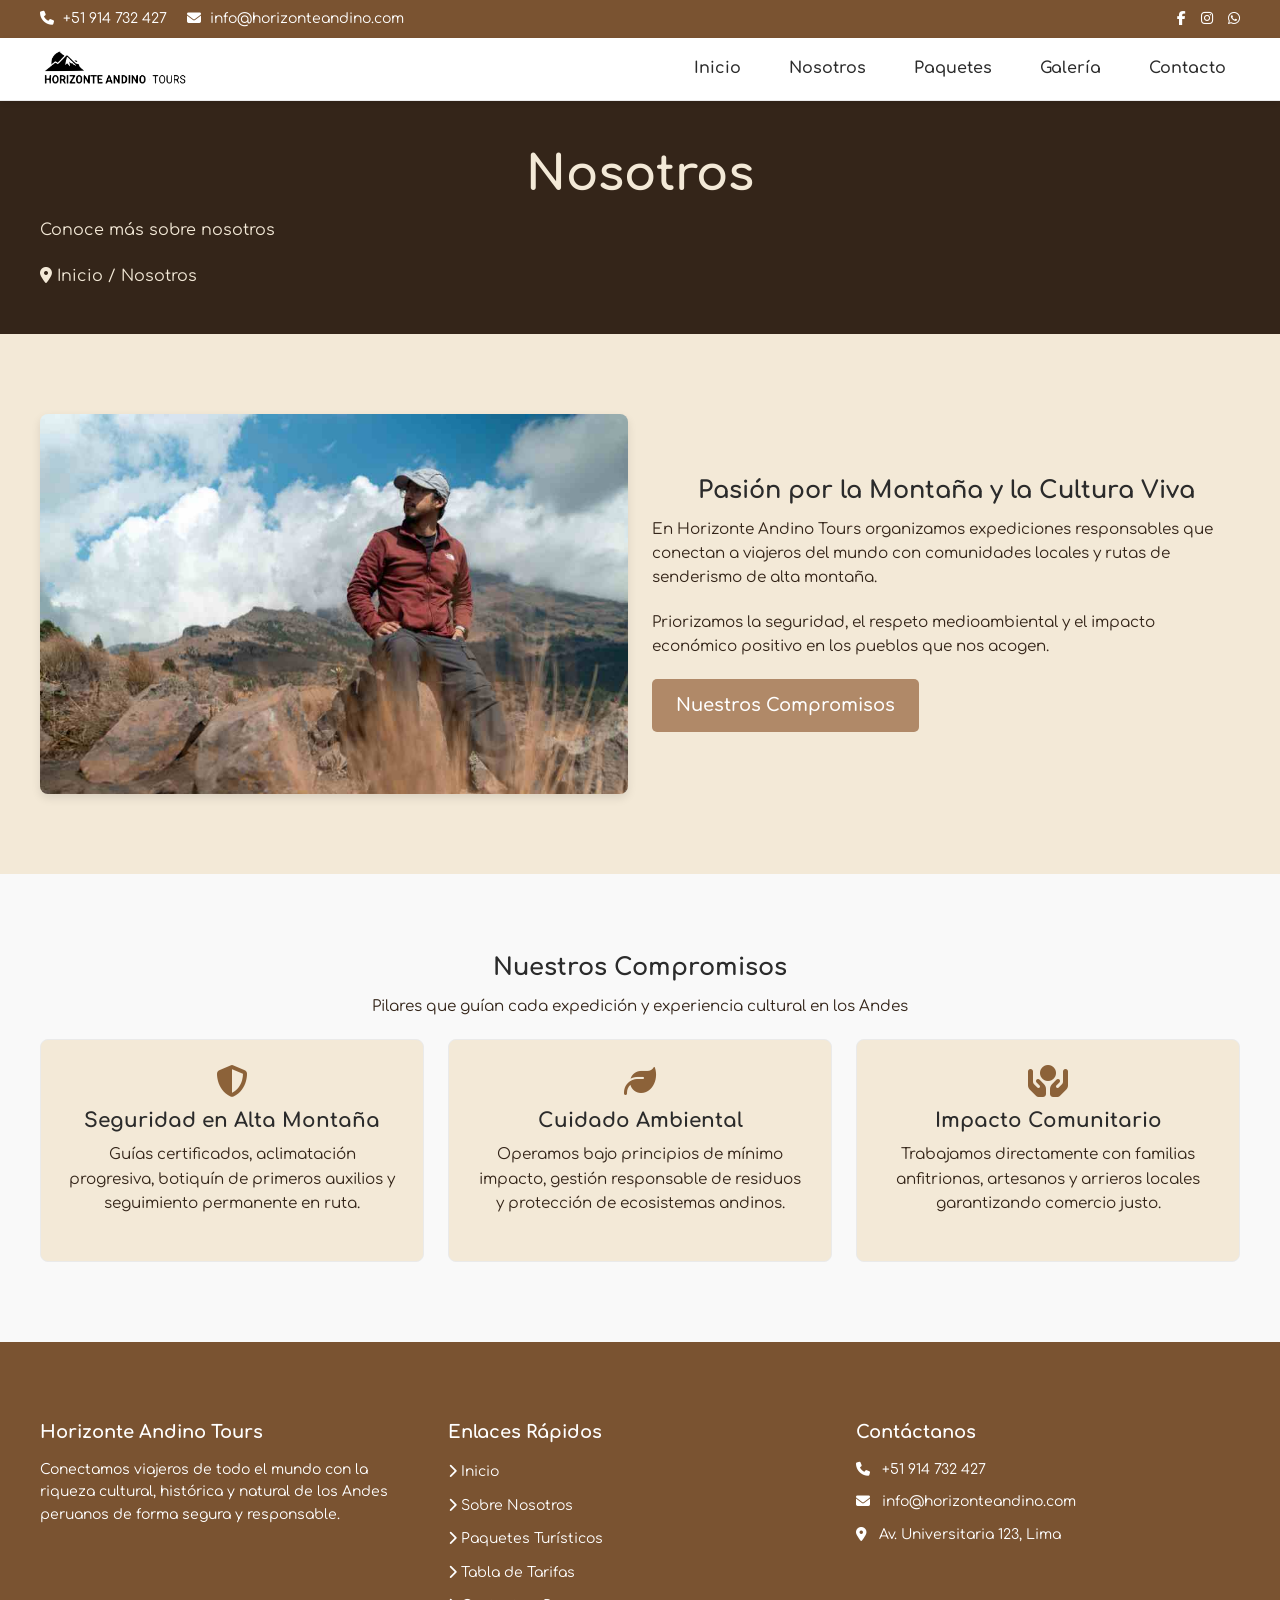
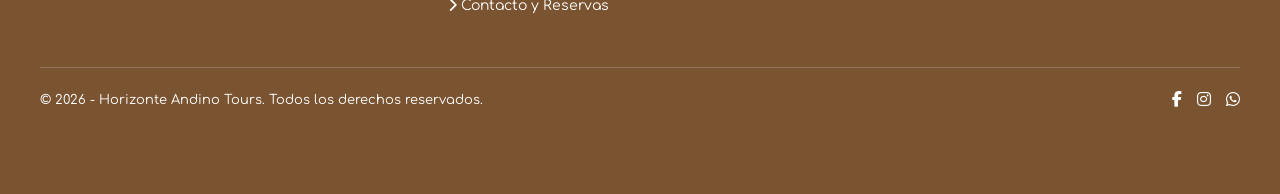
<file: nosotros.html>
<!DOCTYPE html> <!-- Declara el documento como HTML5 y activa el modo estándar del navegador -->
<html lang="es"> <!-- Define el elemento raíz de la página e indica que el idioma del contenido es español -->

<head> <!-- Contiene los metadatos, enlaces a fuentes, estilos y recursos no visibles en la página -->
    <meta charset="UTF-8">
    <!-- Define la codificación de caracteres para mostrar correctamente tildes, la letra ñ y caracteres especiales -->
    <meta name="viewport" content="width=device-width, initial-scale=1.0">
    <!-- Ajusta el ancho al dispositivo para diseño responsivo en móviles -->
    <title>Horizonte Andino Tours | Nosotros</title>
    <!-- Define el título de la pestaña en el navegador y los buscadores -->

    <link rel="icon" type="image/x-icon" href="assets/img/favicon.ico">
    <link rel="shortcut icon" type="image/x-icon" href="assets/img/favicon.ico">
    <!-- Establece el icono pequeño visible en la pestaña del navegador -->

    <link rel="preconnect" href="https://fonts.googleapis.com">
    <!-- Acelera la conexión previa con el servidor de fuentes de Google -->
    <link rel="preconnect" href="https://fonts.gstatic.com" crossorigin>
    <!-- Establece la conexión segura para descargar los archivos de tipografía -->
    <link href="https://fonts.googleapis.com/css2?family=Comfortaa:wght@400;600;700&display=swap" rel="stylesheet">
    <!-- Importa la fuente Comfortaa con grosores normal, seminegrita y negrita -->

    <link rel="stylesheet" href="https://cdnjs.cloudflare.com/ajax/libs/font-awesome/6.5.1/css/all.min.css">
    <!-- Vincula los iconos vectoriales de FontAwesome vía servidor externo CDN -->

    <link rel="stylesheet" href="assets/css/styles.css">
    <link rel="stylesheet" href="assets/css/responsive.css">
    <!-- Conecta las hojas de estilos CSS externas que diseñan toda la página -->
</head>

<body> <!-- Inicia el cuerpo del documento con todo el contenido visual de la página -->
    <!-- BARRA SUPERIOR INFORMATIVA (Top-Bar) -->
    <div class="top-bar"> <!-- Contenedor de la barra superior oscura con datos de contacto rápido -->
        <div class="container top-bar-content"> <!-- Centra y distribuye el contenido a los extremos con Flexbox -->
            <div class="top-bar-info"> <!-- Agrupa el teléfono y correo con alineación horizontal y separación -->
                <span><i class="fas fa-phone"></i> +51 914 732 427</span>
                <!-- Muestra el icono de teléfono y el número de atención -->
                <span><i class="fas fa-envelope"></i> info@horizonteandino.com</span>
                <!-- Muestra el icono de sobre y el correo corporativo -->
            </div>
            <div class="top-bar-social"> <!-- Agrupa los accesos directos a redes sociales con Flexbox -->
                <a href="https://www.facebook.com" target="_blank" rel="noopener noreferrer" aria-label="Facebook"><i
                        class="fab fa-facebook-f"></i></a>
                <!-- Enlace seguro a la página de Facebook en pestaña nueva -->
                <a href="https://www.instagram.com" target="_blank" rel="noopener noreferrer" aria-label="Instagram"><i
                        class="fab fa-instagram"></i></a>
                <!-- Enlace seguro a la página de Instagram en pestaña nueva -->
                <a href="https://wa.me/51914732427" target="_blank" rel="noopener noreferrer" aria-label="WhatsApp"><i
                        class="fab fa-whatsapp"></i></a>
                <!-- Enlace al canal de WhatsApp con icono y accesibilidad para lectores -->
            </div>
        </div>
    </div>

    <!-- CABECERA Y NAVEGACIÓN ADHESIVA (Sticky-Top) -->
    <header class="header sticky-top">
        <!-- Cabecera principal fijada arriba al hacer scroll gracias a position sticky -->
        <div class="container"> <!-- Limita el ancho del contenido y lo centra horizontalmente en pantalla -->
            <div class="row align-center">
                <!-- Fila Flexbox que alinea el logotipo y la barra de navegación al centro -->
                <a href="index.html" class="logo-link">
                    <img src="assets/img/logo.png" alt="Horizonte Andino Tours" class="logo-ancho">
                </a>
                <!-- Imagen del logotipo oficial con texto alternativo de accesibilidad -->

                <!-- Botón hamburguesa en el <header> para dispositivos móviles -->
                <button class="btn-hamburguesa" id="btn-menu" aria-label="Abrir menú" aria-expanded="false">
                    <i class="fas fa-bars"></i>
                </button>

                <!-- Contenedor de navegación principal -->
                <nav class="navegacion-principal" id="nav-menu">
                    <ul class="nav-menu">
                        <li><a href="index.html" class="nav-link">Inicio</a></li>
                        <li><a href="nosotros.html" class="nav-link">Nosotros</a></li>
                        <li><a href="paquetes.html" class="nav-link">Paquetes</a></li>
                        <li><a href="galeria.html" class="nav-link">Galería</a></li>
                        <li><a href="contacto.html" class="nav-link">Contacto</a></li>
                    </ul>
                </nav>
            </div>
        </div>
    </header>

    <!-- CONTENIDO PRINCIPAL -->
    <main>
        <!-- TÍTULO DE LA PÁGINA -->
        <section class="titulo-pag">
            <div class="container">
                <h1>Nosotros</h1>
                <p>Conoce más sobre nosotros</p>
                <nav>
                    <i class="fa-solid fa-location-dot"></i>
                    <a href="index.html" title="Inicio">Inicio</a> / Nosotros
                </nav>
            </div>
        </section>

        <!-- SECCIÓN DE PRESENTACIÓN: NOSOTROS -->
        <section id="nosotros" class="padding-xl">
            <div class="container">
                <div class="row align-center">
                    <div class="col">
                        <img src="assets/img/nosotros.jpg" alt="Guías de montaña en los Andes" class="img-nosotros">
                    </div>
                    <div class="col">
                        <h2>Pasión por la Montaña y la Cultura Viva</h2>
                        <p class="card-text">
                            En Horizonte Andino Tours organizamos expediciones responsables que conectan a viajeros del
                            mundo con comunidades locales y rutas de senderismo de alta montaña.
                        </p>
                        <p class="card-text">
                            Priorizamos la seguridad, el respeto medioambiental y el impacto económico positivo en los
                            pueblos que nos acogen.
                        </p>
                        <!-- Botón que desplaza suavemente hacia la sección #compromisos en esta misma página -->
                        <a href="#compromisos" class="btn">Nuestros Compromisos</a>
                    </div>
                </div>
            </div>
        </section>

        <!-- SECCIÓN DESTINO DEL BOTÓN: NUESTROS COMPROMISOS -->
        <section id="compromisos" class="padding-xl bg-light"> <!-- Destino del ancla #compromisos -->
            <div class="container"> <!-- Limita el contenido al ancho máximo de 1200px y lo centra -->
                <div class="text-centro"> <!-- Centra el encabezado introductorio de los compromisos -->
                    <h2>Nuestros Compromisos</h2> <!-- Título principal de la sección -->
                    <p class="card-text">Pilares que guían cada expedición y experiencia cultural en los Andes</p>
                </div>

                <div class="row"> <!-- Fila Flexbox que alinea las tres tarjetas de compromisos -->
                    <div class="col"> <!-- Primera columna: Seguridad -->
                        <div class="card"> <!-- Tarjeta con diseño uniforme -->
                            <div class="card-body text-centro"> <!-- Contenido centrado -->
                                <i class="fa-solid fa-shield-halved fa-2x" style="color: #8c6239; margin-bottom: 12px;"></i>
                                <h3 class="card-title">Seguridad en Alta Montaña</h3>
                                <p class="card-text">Guías certificados, aclimatación progresiva, botiquín de primeros auxilios y seguimiento permanente en ruta.</p>
                            </div>
                        </div>
                    </div>

                    <div class="col"> <!-- Segunda columna: Medioambiente -->
                        <div class="card"> <!-- Tarjeta con diseño uniforme -->
                            <div class="card-body text-centro"> <!-- Contenido centrado -->
                                <i class="fa-solid fa-leaf fa-2x" style="color: #8c6239; margin-bottom: 12px;"></i>
                                <h3 class="card-title">Cuidado Ambiental</h3>
                                <p class="card-text">Operamos bajo principios de mínimo impacto, gestión responsable de residuos y protección de ecosistemas andinos.</p>
                            </div>
                        </div>
                    </div>

                    <div class="col"> <!-- Tercera columna: Comunidades -->
                        <div class="card"> <!-- Tarjeta con diseño uniforme -->
                            <div class="card-body text-centro"> <!-- Contenido centrado -->
                                <i class="fa-solid fa-hands-holding-circle fa-2x" style="color: #8c6239; margin-bottom: 12px;"></i>
                                <h3 class="card-title">Impacto Comunitario</h3>
                                <p class="card-text">Trabajamos directamente con familias anfitrionas, artesanos y arrieros locales garantizando comercio justo.</p>
                            </div>
                        </div>
                    </div>
                </div>
            </div>
        </section>
    </main>

    <!-- PIE DE PÁGINA -->
    <footer id="pie" class="padding-xl">
        <!-- Pie de página semántico con fondo marrón corporativo y padding vertical amplio -->
        <div class="container"> <!-- Limita el contenido a 1200px y lo centra horizontalmente en pantalla -->
            <div class="row footer-grid"> <!-- Fila Flexbox que separa y distribuye las tres columnas del footer -->
                <div class="col footer-col"> <!-- Primera columna flexible para la reseña informativa de la empresa -->
                    <h3 class="footer-titulo">Horizonte Andino Tours</h3>
                    <!-- Encabezado de nivel 3 con el nombre de la marca alineado a la izquierda -->
                    <p class="footer-texto">
                        <!-- Párrafo con texto blanco y altura de línea cómoda para fácil lectura -->
                        Conectamos viajeros de todo el mundo con la riqueza cultural, histórica y natural de los Andes
                        peruanos de forma segura y responsable.
                    </p>
                </div>

                <div class="col footer-col"> <!-- Segunda columna flexible para el menú de navegación rápida -->
                    <h3 class="footer-titulo">Enlaces Rápidos</h3>
                    <!-- Encabezado de nivel 3 para la lista de enlaces de interés -->
                    <ul class="footer-menu"> <!-- Lista sin viñetas por defecto para los accesos directos -->
                        <li><a href="index.html"><i class="fas fa-chevron-right"></i> Inicio</a></li>
                        <!-- Enlace directo hacia la página de inicio -->
                        <li><a href="nosotros.html#nosotros"><i class="fas fa-chevron-right"></i> Sobre Nosotros</a></li>
                        <!-- Enlace hacia la presentación corporativa -->
                        <li><a href="paquetes.html"><i class="fas fa-chevron-right"></i> Paquetes Turísticos</a></li>
                        <!-- Enlace hacia el catálogo de rutas -->
                        <li><a href="paquetes.html#tarifas"><i class="fas fa-chevron-right"></i> Tabla de Tarifas</a></li>
                        <!-- Enlace hacia la comparativa de precios -->
                        <li><a href="contacto.html#formulario"><i class="fas fa-chevron-right"></i> Contacto y Reservas</a></li>
                        <!-- Enlace hacia el formulario de contacto -->
                    </ul>
                </div>

                <div class="col footer-col">
                    <!-- Tercera columna flexible para los datos directos de contacto físico y digital -->
                    <h3 class="footer-titulo">Contáctanos</h3>
                    <!-- Encabezado de nivel 3 para los canales oficiales de atención -->
                    <p class="footer-contacto"> <!-- Párrafo que contiene el enlace de llamada directa con icono -->
                        <i class="fas fa-phone"></i>
                        <a href="tel:+51914732427">+51 914 732 427</a>
                        <!-- Protocolo tel para iniciar llamadas directas desde teléfonos móviles -->
                    </p>
                    <p class="footer-contacto"> <!-- Párrafo que contiene el enlace de correo con icono de sobre -->
                        <i class="fas fa-envelope"></i>
                        <a href="mailto:info@horizonteandino.com">info@horizonteandino.com</a>
                        <!-- Protocolo mailto para abrir el gestor de correo predeterminado -->
                    </p>
                    <p class="footer-contacto">
                        <!-- Párrafo con la ubicación física y el icono de marcador geográfico -->
                        <i class="fas fa-map-marker-alt"></i> Av. Universitaria 123, Lima
                        <!-- Dirección de la sede local de atención al cliente -->
                    </p>
                </div>
            </div>

            <div class="footer-bottom">
                <!-- Barra inferior flexible separada por un borde superior tenue y espacio entre extremos -->
                <div class="footer-copy">
                    <!-- Texto legal del aviso de derechos reservados con entidad tipográfica copyright -->
                    &copy; 2026 - Horizonte Andino Tours. Todos los derechos reservados.
                </div>
                <div class="footer-rs">
                    <!-- Contenedor Flexbox horizontal para los accesos a redes sociales en el footer -->
                    <a href="https://www.facebook.com" target="_blank" rel="noopener noreferrer"
                        aria-label="Facebook"><i class="fab fa-facebook-f"></i></a>
                    <!-- Enlace seguro a Facebook con icono vectorial y accesibilidad -->
                    <a href="https://www.instagram.com" target="_blank" rel="noopener noreferrer"
                        aria-label="Instagram"><i class="fab fa-instagram"></i></a>
                    <!-- Enlace seguro a Instagram con icono vectorial y accesibilidad -->
                    <a href="https://wa.me/51914732427" target="_blank" rel="noopener noreferrer"
                        aria-label="WhatsApp"><i class="fab fa-whatsapp"></i></a>
                    <!-- Enlace directo al chat de WhatsApp -->
                </div>
            </div>
        </div>
    </footer>

    <!-- VOLVER ARRIBA -->
    <a class="scroll-up" href="#" title="Volver arriba">
        <i class="fa-solid fa-angle-up"></i>
    </a>

    <!-- ENLAZAR CON JavaScript -->
    <script src="assets/js/main.js"></script>

</body> <!-- Cierre del cuerpo visible de la página -->

</html> <!-- Cierre del elemento raíz del documento HTML -->
</file>
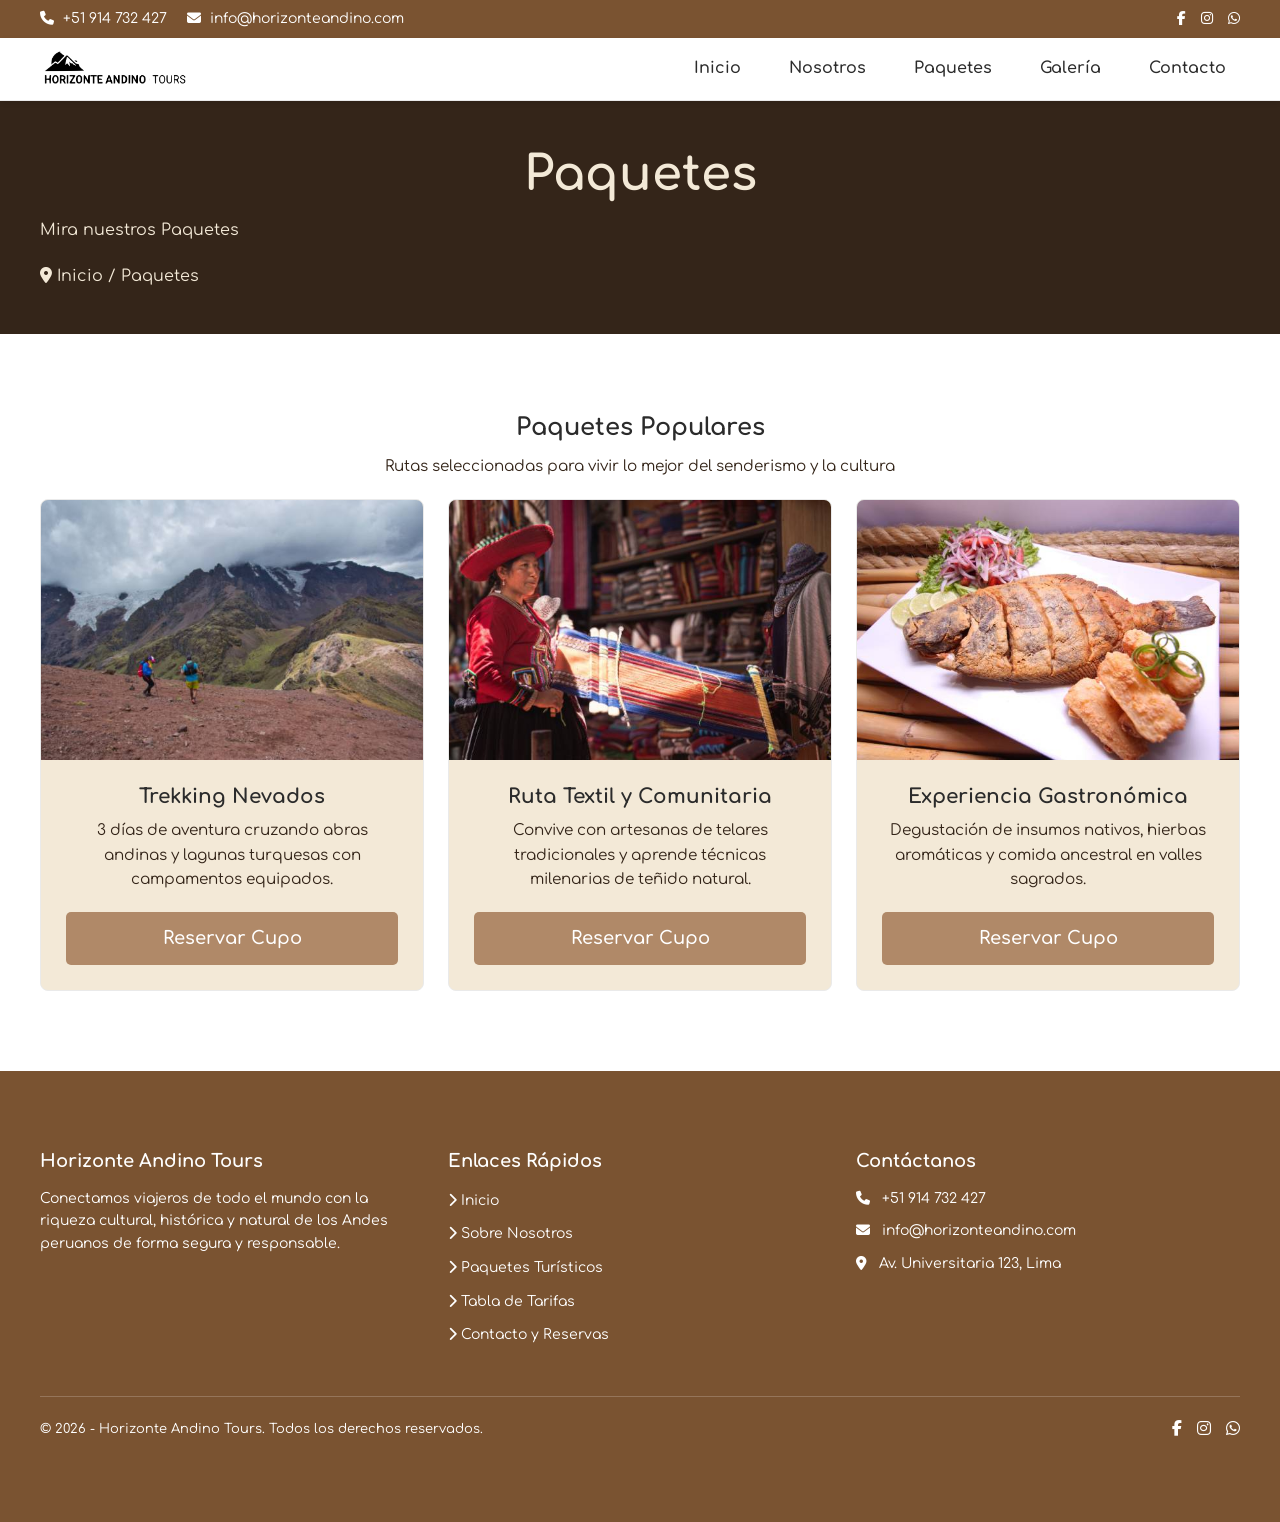
<file: paquetes.html>
<!DOCTYPE html> <!-- Declara el documento como HTML5 y activa el modo estándar del navegador -->
<html lang="es"> <!-- Define el elemento raíz de la página e indica que el idioma del contenido es español -->

<head> <!-- Contiene los metadatos, enlaces a fuentes, estilos y recursos no visibles en la página -->
    <meta charset="UTF-8">
    <!-- Define la codificación de caracteres para mostrar correctamente tildes, la letra ñ y caracteres especiales -->
    <meta name="viewport" content="width=device-width, initial-scale=1.0">
    <!-- Ajusta el ancho al dispositivo para diseño responsivo en móviles -->
    <title>Horizonte Andino Tours | Expediciones y Turismo Responsable</title>
    <!-- Define el título de la pestaña en el navegador y los buscadores -->

    <link rel="icon" type="image/x-icon" href="assets/img/favicon.ico">
<link rel="shortcut icon" type="image/x-icon" href="assets/img/favicon.ico">
    <!-- Establece el icono pequeño visible en la pestaña del navegador -->

    <link rel="preconnect" href="https://fonts.googleapis.com">
    <!-- Acelera la conexión previa con el servidor de fuentes de Google -->
    <link rel="preconnect" href="https://fonts.gstatic.com" crossorigin>
    <!-- Establece la conexión segura para descargar los archivos de tipografía -->
    <link href="https://fonts.googleapis.com/css2?family=Comfortaa:wght@400;600;700&display=swap" rel="stylesheet">
    <!-- Importa la fuente Comfortaa con grosores normal, seminegrita y negrita -->

    <link rel="stylesheet" href="https://cdnjs.cloudflare.com/ajax/libs/font-awesome/6.5.1/css/all.min.css">
    <!-- Vincula los iconos vectoriales de FontAwesome vía servidor externo CDN -->

    <!---Enlazar el HTML con el favicon-->
    <link rel="shortcut icon" href="assets/img/favicon.ico" type="image/x-icon">
    
    <link rel="stylesheet" href="assets/css/styles.css">
<link rel="stylesheet" href="assets/css/responsive.css">
    <!-- Conecta la hoja de estilos CSS externa que diseña toda la página -->
</head>

<body> <!-- Inicia el cuerpo del documento con todo el contenido visual de la página -->
    <!-- BARRA SUPERIOR INFORMATIVA (Top-Bar) -->
    <div class="top-bar"> <!-- Contenedor de la barra superior oscura con datos de contacto rápido -->
        <div class="container top-bar-content"> <!-- Centra y distribuye el contenido a los extremos con Flexbox -->
            <div class="top-bar-info"> <!-- Agrupa el teléfono y correo con alineación horizontal y separación -->
                <span><i class="fas fa-phone"></i> +51 914 732 427</span>
                <!-- Muestra el icono de teléfono y el número de atención -->
                <span><i class="fas fa-envelope"></i> info@horizonteandino.com</span>
                <!-- Muestra el icono de sobre y el correo corporativo -->
            </div>
            <div class="top-bar-social"> <!-- Agrupa los accesos directos a redes sociales con Flexbox -->
                <a href="https://www.facebook.com" target="_blank" rel="noopener noreferrer" aria-label="Facebook"><i
                        class="fab fa-facebook-f"></i></a>
                <!-- Enlace seguro a la página de Facebook en pestaña nueva -->
                <a href="https://www.instagram.com" target="_blank" rel="noopener noreferrer" aria-label="Instagram"><i
                        class="fab fa-instagram"></i></a>
                <!-- Enlace seguro a la página de Instagram en pestaña nueva -->
                <a href="https://wa.me/51914732427" target="_blank" rel="noopener noreferrer" aria-label="WhatsApp"><i
                        class="fab fa-whatsapp"></i></a>
                <!-- Enlace al canal de WhatsApp con icono y accesibilidad para lectores -->
            </div>
        </div>
    </div>

    <!-- CABECERA Y NAVEGACIÓN ADHESIVA (Sticky-Top) -->
    <header class="header sticky-top">
        <!-- Cabecera principal fijada arriba al hacer scroll gracias a position sticky -->
        <div class="container"> <!-- Limita el ancho del contenido y lo centra horizontalmente en pantalla -->
            <div class="row align-center">
                <!-- Fila Flexbox que alinea el logotipo y la barra de navegación al centro -->
                      <a href="index.html" class="logo-link">
                        <img src="assets/img/logo.png" alt="Horizonte Andino Tours" class="logo-ancho">
                    </a>
                <!-- Imagen del logotipo oficial con texto alternativo de accesibilidad -->
<!-- Botón hamburguesa en tu <header> -->
<button class="btn-hamburguesa" id="btn-menu" aria-label="Abrir menú" aria-expanded="false">
    <i class="fas fa-bars"></i>
</button>

<!-- Contenedor de navegación -->
<nav class="navegacion-principal" id="nav-menu">
    <ul class="nav-menu">
        <li><a href="index.html" class="nav-link">Inicio</a></li>
        <li><a href="nosotros.html" class="nav-link">Nosotros</a></li>
        <li><a href="paquetes.html" class="nav-link">Paquetes</a></li>
        <li><a href="galeria.html" class="nav-link">Galería</a></li>
        <li><a href="contacto.html" class="nav-link">Contacto</a></li>
    </ul>
</nav>
            </div>
        </div>
    </header>

    <!--Contenido principal-->
    <main>
        <!--TITULO DE LA PAGINA-->
        <section class="titulo-pag">
            <div class="container">
                <h1>Paquetes</h1>
                <p>Mira nuestros Paquetes</p>
                <nav>
                    <i class="fa-solid fa-location-dot"></i>
                    <a href="index.html" title="Inicio">Inicio</a> / Paquetes
                </nav>
            </div>
        </section>

 <!-- SERVICIOS: PAQUETES TURÍSTICOS -->
<section id="paquetes" class="padding-xl"> <!-- Sección principal de paquetes turísticos con espaciado vertical de 80px -->
    <div class="container"> <!-- Limita el contenido al ancho máximo de 1200px y lo centra en la ventana -->
        <div class="text-centro"> <!-- Contenedor de texto para alinear el título y la descripción al medio -->
            <h2>Paquetes Populares</h2> <!-- Encabezado de nivel 2 representativo de la sección de servicios -->
            <p class="card-text">Rutas seleccionadas para vivir lo mejor del senderismo y la cultura</p> <!-- Subtítulo descriptivo que contextualiza los recorridos -->
        </div>
        <div class="row"> <!-- Fila Flexbox que agrupa y alinea las tres tarjetas de paquetes con separación continua -->
            <div class="col"> <!-- Columna flexible adaptable para la primera tarjeta de tour -->
                <div class="card"> <!-- Tarjeta contenedora con disposición en columna para mantener alturas parejas -->
                    <img src="assets/img/trekking.jpg" alt="Trekking en la cordillera" class="img-tarjeta"> <!-- Fotografía del tour con altura fija y ajuste object-fit cover sin distorsión -->
                    <div class="card-body text-centro"> <!-- Cuerpo interior flexible de la tarjeta con alineación de texto al centro -->
                        <h3 class="card-title">Trekking Nevados</h3> <!-- Título de nivel 3 con el nombre específico de la ruta -->
                        <p class="card-text">3 días de aventura cruzando abras andinas y lagunas turquesas con campamentos equipados.</p> <!-- Resumen de la experiencia que se expande para empujar el botón -->
                        <a href="contacto.html#formulario" class="btn">Reservar Cupo</a> <!-- Enlace de acción con estilo de botón que lleva al formulario en contacto.html -->
                    </div>
                </div>
            </div>
            <div class="col"> <!-- Columna flexible adaptable para la segunda tarjeta de tour -->
                <div class="card"> <!-- Tarjeta con bordes redondeados y estructura vertical unificada -->
                    <img src="assets/img/tejedora.jpg" alt="Comunidad textil andina" class="img-tarjeta"> <!-- Fotografía de la actividad textil adaptada al ancho total de la tarjeta -->
                    <div class="card-body text-centro"> <!-- Bloque interno con padding de 25px para espaciar el texto y el botón -->
                        <h3 class="card-title">Ruta Textil y Comunitaria</h3> <!-- Título de nivel 3 para el paquete de turismo vivencial -->
                        <p class="card-text">Convive con artesanas de telares tradicionales y aprende técnicas milenarias de teñido natural.</p> <!-- Descripción del itinerario cultural y comunitario -->
                        <a href="contacto.html#formulario" class="btn">Reservar Cupo</a> <!-- Botón interactivo con efecto hover suave que lleva al formulario en contacto.html -->
                    </div>
                </div>
            </div>
            <div class="col"> <!-- Columna flexible adaptable para la tercera tarjeta de tour -->
                <div class="card"> <!-- Tarjeta de servicio con fondo cálido y borde definido -->
                    <img src="assets/img/gastronomia.jpg" alt="Platos típicos andinos" class="img-tarjeta"> <!-- Fotografía culinaria optimizada para encajar sin deformarse -->
                    <div class="card-body text-centro"> <!-- Contenedor de contenido textual con alineación centrada -->
                        <h3 class="card-title">Experiencia Gastronómica</h3> <!-- Título de nivel 3 enfocado en el recorrido culinario -->
                        <p class="card-text">Degustación de insumos nativos, hierbas aromáticas y comida ancestral en valles sagrados.</p> <!-- Descripción del servicio de cata e historia gastronómica -->
                        <a href="contacto.html#formulario" class="btn">Reservar Cupo</a> <!-- Botón de llamada a la acción enlazado al formulario en contacto.html -->
                    </div>
                </div>
            </div>
        </div>
    </div>
</section>

    </main>


    <!-- PIE DE PÁGINA -->
    <footer id="pie" class="padding-xl">
        <!-- Pie de página semántico con fondo marrón corporativo y padding vertical amplio -->
        <div class="container"> <!-- Limita el contenido a 1200px y lo centra horizontalmente en pantalla -->
            <div class="row footer-grid"> <!-- Fila Flexbox que separa y distribuye las tres columnas del footer -->
                <div class="col footer-col"> <!-- Primera columna flexible para la reseña informativa de la empresa -->
                    <h3 class="footer-titulo">Horizonte Andino Tours</h3>
                    <!-- Encabezado de nivel 3 con el nombre de la marca alineado a la izquierda -->
                    <p class="footer-texto">
                        <!-- Párrafo con texto blanco y altura de línea cómoda para fácil lectura -->
                        Conectamos viajeros de todo el mundo con la riqueza cultural, histórica y natural de los Andes
                        peruanos de forma segura y responsable.
                    </p>
                </div>

                <div class="col footer-col"> <!-- Segunda columna flexible para el menú de navegación rápida -->
                    <h3 class="footer-titulo">Enlaces Rápidos</h3>
                    <!-- Encabezado de nivel 3 para la lista de enlaces de interés -->
                    <ul class="footer-menu"> <!-- Lista sin viñetas por defecto para los accesos directos -->
                        <li><a href="#explorar"><i class="fas fa-chevron-right"></i> Inicio</a></li>
                        <!-- Enlace directo con icono de flecha hacia el banner de portada -->
                        <li><a href="#nosotros"><i class="fas fa-chevron-right"></i> Sobre Nosotros</a></li>
                        <!-- Enlace con icono hacia la sección de presentación corporativa -->
                        <li><a href="#paquetes"><i class="fas fa-chevron-right"></i> Paquetes Turísticos</a></li>
                        <!-- Enlace con icono hacia el catálogo de rutas -->
                        <li><a href="#tarifas"><i class="fas fa-chevron-right"></i> Tabla de Tarifas</a></li>
                        <!-- Enlace con icono hacia la comparativa de precios -->
                        <li><a href="#formulario"><i class="fas fa-chevron-right"></i> Contacto y Reservas</a></li>
                        <!-- Enlace con icono hacia el formulario de contacto -->
                    </ul>
                </div>

                <div class="col footer-col">
                    <!-- Tercera columna flexible para los datos directos de contacto físico y digital -->
                    <h3 class="footer-titulo">Contáctanos</h3>
                    <!-- Encabezado de nivel 3 para los canales oficiales de atención -->
                    <p class="footer-contacto"> <!-- Párrafo que contiene el enlace de llamada directa con icono -->
                        <i class="fas fa-phone"></i>
                        <a href="tel:+51905435005">+51 914 732 427</a>
                        <!-- Protocolo tel para iniciar llamadas directas desde teléfonos móviles -->
                    </p>
                    <p class="footer-contacto"> <!-- Párrafo que contiene el enlace de correo con icono de sobre -->
                        <i class="fas fa-envelope"></i>
                        <a href="mailto:info@horizonteandino.com">info@horizonteandino.com</a>
                        <!-- Protocolo mailto para abrir el gestor de correo predeterminado -->
                    </p>
                    <p class="footer-contacto">
                        <!-- Párrafo con la ubicación física y el icono de marcador geográfico -->
                        <i class="fas fa-map-marker-alt"></i> Av. Universitaria 123, Lima
                        <!-- Dirección de la sede local de atención al cliente -->
                    </p>
                </div>
            </div>

            <div class="footer-bottom">
                <!-- Barra inferior flexible separada por un borde superior tenue y espacio entre extremos -->
                <div class="footer-copy">
                    <!-- Texto legal del aviso de derechos reservados con entidad tipográfica copyright -->
                    &copy; 2026 - Horizonte Andino Tours. Todos los derechos reservados.
                </div>
                <div class="footer-rs">
                    <!-- Contenedor Flexbox horizontal para los accesos a redes sociales en el footer -->
                    <a href="https://www.facebook.com" target="_blank" rel="noopener noreferrer"
                        aria-label="Facebook"><i class="fab fa-facebook-f"></i></a>
                    <!-- Enlace seguro a Facebook con icono vectorial y accesibilidad -->
                    <a href="https://www.instagram.com" target="_blank" rel="noopener noreferrer"
                        aria-label="Instagram"><i class="fab fa-instagram"></i></a>
                    <!-- Enlace seguro a Instagram con icono vectorial y accesibilidad -->
                    <a href="https://wa.me/51914732427" target="_blank" rel="noopener noreferrer"
                        aria-label="WhatsApp"><i class="fab fa-whatsapp"></i></a>
                    <!-- Enlace directo al chat de WhatsApp -->
                </div>
            </div>
    </footer>

    <!--VOLVER ARRIBA-->
    <a class="scroll-up" href="#" title="Volver arriba">
        <i class="fa-solid fa-angle-up"></i>
    </a>

    <!--ENLAZAR CON Javascript-->
    <script src="assets/js/main.js"></script>

</body> <!-- Cierre del cuerpo visible de la página -->

</html> <!-- Cierre del elemento raíz del documento HTML -->
</file>
<file: assets/css/styles.css>
/* 1. VARIABLES */
:root {
    /* Pseudoclase raíz que almacena variables globales accesibles en todo el CSS */
    --color-texto-principal: #2b2b2b;
    /* Variable para el color gris oscuro de títulos y textos base */
    --color-texto-secundario: #342519;
    /* Variable para el tono marrón oscuro usado en párrafos descriptivos */
    --color-fondo-claro: #f9f9f9;
    /* Variable para fondos alternos casi blancos de secciones intermedias */
    --color-fondo-pie: #7a5331;
    /* Variable para el marrón corporativo del pie de página y top bar */
    --color-fondo: #f3e9d7;
    /* Variable para el fondo beige cálido de tarjetas y secciones */
    --color-blanco: #ffffff;
    /* Variable para el color blanco puro en fondos de contenedor y textos oscuros */
    --color-borde: #eaeaea;
    /* Variable para líneas de separación tenues entre bloques y tarjetas */
    --color-boton: #b08968;
    /* Variable para el color tierra principal de botones y enlaces activos */
    --color-borde-tarifa: #dee2e6;
    /* Variable para las líneas divisorias de las celdas de la tabla */

    --fuente: "Comfortaa", sans-serif;
    /* Variable para la familia tipográfica principal con respaldo sin serifa */
    --tamanho-fuente: 16px;
    /* Variable para el tamaño base de lectura del documento */
    --radio-borde: 8px;
    /* Variable para la curvatura uniforme de las esquinas en tarjetas e imágenes */
}

/* 2. REINICIO Y ESTILOS BASE */
* {
    /* Selector universal que aplica el reseteo a todas las etiquetas de la página */
    margin: 0;
    /* Elimina los márgenes exteriores predeterminados por el navegador */
    padding: 0;
    /* Elimina los rellenos internos predeterminados por el navegador */
    box-sizing: border-box;
    /* Asegura que el padding y los bordes se incluyan dentro del ancho total del elemento */
}

body {
    /* Aplica las reglas tipográficas y de fondo generales a todo el cuerpo de la web */
    font-family: var(--fuente);
    /* Asigna la fuente Comfortaa definida en las variables globales */
    font-size: var(--tamanho-fuente);
    /* Establece el tamaño base de letra en 16 píxeles */
    color: var(--color-texto-principal);
    /* Aplica el color gris oscuro principal a los textos generales */
    line-height: 1.6;
    /* Define una altura de línea proporcional para mejorar la legibilidad de lectura */
    background-color: var(--color-blanco);
    /* Establece el fondo blanco general de la página */
}

a {
    /* Reglas base para todos los enlaces hipertexto */
    text-decoration: none;
    /* Elimina el subrayado azul predeterminado de los vínculos */
    color: inherit;
    /* Hace que el enlace herede el color de texto del elemento que lo contiene */
}

h1,
h2,
h3,
h4 {
    /* Reglas compartidas para todos los niveles de encabezado */
    text-align: center;
    /* Alinea los títulos al centro por defecto */
    font-weight: 700;
    /* Aplica grosor de letra en negrita a todos los títulos */
    line-height: 1.2;
    /* Reduce el interlineado en títulos para evitar separaciones excesivas entre líneas */
    margin-bottom: 0.5em;
    /* Añade un espacio inferior proporcional al tamaño de la tipografía */
}

p {
    /* Regla base para los párrafos de texto */
    margin-bottom: 1em;
    /* Añade una separación inferior equivalente al tamaño de fuente para separar párrafos */
}

/* 3. UTILIDADES DE MAQUETACIÓN Y ESPACIADO */
.container {
    /* Envoltorio principal de contenido */
    width: 90%;
    /* Ocupa el 90% del ancho de la pantalla en móviles para dejar márgenes de respiro */
    max-width: 1200px;
    /* Impide que el contenido se estire de forma excesiva en monitores anchos */
    margin: auto;
    /* Centra horizontalmente el bloque dentro de la ventana del navegador */
}

/* Sistema flexible de filas y columnas */
.row {
    /* Contenedor flexible de fila para organizar elementos en horizontal */
    display: flex;
    /* Activa el modelo Flexbox en sus elementos hijos directos */
    flex-wrap: wrap;
    /* Permite que las columnas bajen a la siguiente línea si falta espacio */
    gap: 30px;
    /* Añade una separación uniforme horizontal y vertical de 30 píxeles entre columnas */
}

.col {
    /* Columna adaptable dentro de una fila */
    flex: 1;
    /* Hace que todas las columnas crezcan y se repartan el espacio sobrante por igual */
    min-width: 280px;
    /* Evita que la columna se reduzca a menos de 280px, forzando el salto de línea en móviles */
}

.align-center {
    /* Utilidad de alineación en el eje perpendicular */
    align-items: center;
    /* Alinea verticalmente al centro los elementos contenidos en una fila flexible */
}

.padding-xl {
    /* Clase utilitaria de relleno vertical amplio */
    padding-top: 80px;
    /* Añade un espacio interior superior de 80 píxeles a la sección */
    padding-bottom: 80px;
    /* Añade un espacio interior inferior de 80 píxeles a la sección */
}

.bg-light {
    /* Utilidad de fondo alterno */
    background-color: var(--color-fondo-claro);
    /* Aplica el color gris muy claro definido en la variable de :root */
}

.text-centro {
    /* Utilidad tipográfica de alineación */
    text-align: center;
    /* Centra el texto y los elementos inline contenidos dentro del bloque */
}

.img-fluid {
    /* Regla para imágenes con comportamiento responsivo */
    max-width: 100%;
    /* Limita la imagen al ancho máximo de su contenedor padre para que nunca desborde */
    height: auto;
    /* Mantiene la proporción original de aspecto sin deformar la imagen */
    display: block;
    /* Elimina el espacio fantasma inferior predeterminado de los elementos inline */
}

/* 4. BOTONES Y COMPONENTES DE TARJETA */
.btn {
    /* Componente base para botones y enlaces con apariencia de botón */
    display: inline-block;
    /* Permite aplicar dimensiones, márgenes y rellenos comportándose en línea */
    font-size: 18px;
    /* Establece el tamaño de letra del botón a 18 píxeles */
    padding: 12px 24px;
    /* Aplica relleno interno de 12px vertical y 24px horizontal para buena área de clic */
    font-weight: 600;
    /* Asigna grosor seminegrita al texto del botón */
    border-radius: 5px;
    /* Redondea sutilmente los vértices de las esquinas */
    text-align: center;
    /* Centra el texto en el interior del botón */
    background-color: var(--color-boton);
    /* Aplica el color de fondo marrón tierra desde la variable */
    color: var(--color-blanco);
    /* Define el color blanco para el texto del botón */
    border: none;
    /* Elimina cualquier borde o contorno predeterminado del navegador */
    transition: all 0.3s ease-in-out;
    /* Suaviza el cambio de color y estilos durante las interacciones */
    cursor: pointer;
    /* Cambia el cursor a mano señaladora al pasar el ratón por encima */
}

.btn:hover {
    /* Estado interactivo cuando el usuario coloca el puntero sobre el botón */
    background-color: var(--color-texto-principal);
    /* Cambia el fondo a gris oscuro contrastante */
    color: var(--color-blanco);
    /* Mantiene el color blanco en el texto durante el hover */
}

.card {
    /* Componente contenedor de tarjeta para servicios, valores y testimonios */
    background-color: var(--color-fondo);
    /* Aplica el fondo beige cálido definido en las variables */
    border-radius: var(--radio-borde);
    /* Redondea las cuatro esquinas a 8 píxeles mediante variable */
    overflow: hidden;
    /* Oculta cualquier desborde para que las imágenes respeten las esquinas redondeadas */
    display: flex;
    /* Activa el modelo Flexbox interno en la tarjeta */
    flex-direction: column;
    /* Apila verticalmente la imagen y el cuerpo de la tarjeta */
    height: 100%;
    /* Fuerza a que todas las tarjetas de una misma fila tengan exactamente la misma altura */
    border: 1px solid var(--color-borde);
    /* Agrega un borde tenue de delimitación visual */
}

.card-body {
    /* Contenedor interno del contenido de la tarjeta */
    padding: 25px;
    /* Proporciona un acolchado interior uniforme de 25 píxeles */
    flex-grow: 1;
    /* Permite que este bloque crezca para llenar todo el espacio vertical disponible */
    display: flex;
    /* Establece Flexbox para alinear verticalmente título, texto y botón */
    flex-direction: column;
    /* Organiza los elementos internos en una sola columna vertical */
}

.card-title {
    /* Título de la tarjeta para nombres de tours o beneficios */
    font-size: 1.25rem;
    /* Establece el tamaño de letra a 20 píxeles relativos a la raíz */
    color: var(--color-texto-principal);
    /* Utiliza el color gris oscuro para jerarquía de título */
    margin-bottom: 10px;
    /* Deja una separación inferior de 10 píxeles hacia la descripción */
}

.card-text {
    /* Párrafo explicativo dentro de la tarjeta */
    color: var(--color-texto-secundario);
    /* Aplica el tono marrón oscuro de lectura secundaria */
    font-size: 0.95rem;
    /* Reduce ligeramente el tamaño de lectura a unos 15.2 píxeles */
    margin-bottom: 20px;
    /* Agrega un espacio inferior de 20 píxeles antes del siguiente elemento */
    flex-grow: 1;
    /* Crece para empujar automáticamente el botón de reserva hacia la parte inferior */
}

.img-tarjeta {
    /* Imagen representativa en la parte superior de cada tarjeta */
    width: 100%;
    /* Ocupa la totalidad del ancho disponible de la tarjeta */
    height: 260px;
    /* Fija una altura uniforme de 260 píxeles para todas las fotografías */
    object-fit: cover;
    /* Recorta la imagen proporcionalmente para que llene el recuadro sin deformarse */
    display: block;
    /* Elimina espacios residuales inferiores de elemento en línea */
}

/* 5. BARRA SUPERIOR Y CABECERA */
.top-bar {
    /* Barra superior informativa de contacto rápido y redes */
    background-color: var(--color-fondo-pie);
    /* Aplica el fondo marrón corporativo usando la variable global */
    color: var(--color-blanco);
    /* Define el color blanco para el texto e iconos */
    font-size: 14px;
    /* Establece un tamaño tipográfico reducido y compacto para datos secundarios */
    padding-top: 8px;
    /* Agrega un espaciado interno superior de 8 píxeles */
    padding-bottom: 8px;
    /* Agrega un espaciado interno inferior de 8 píxeles */
}

.top-bar-content {
    /* Contenedor interno flexible de la barra superior */
    display: flex;
    /* Activa el modelo Flexbox para organizar la información y las redes */
    justify-content: space-between;
    /* Empuja los datos de contacto a la izquierda y redes a la derecha */
    align-items: center;
    /* Alinea verticalmente los elementos en el centro del eje secundario */
    flex-wrap: wrap;
    /* Permite que los bloques pasen a otra línea si el ancho de pantalla disminuye */
    gap: 10px;
    /* Establece una separación mínima de 10 píxeles entre los grupos flexibles */
}

.top-bar-info {
    /* Contenedor agrupador del teléfono y correo */
    display: flex;
    /* Activa Flexbox para colocar el teléfono y el correo en fila horizontal */
    gap: 20px;
    /* Aplica una separación horizontal de 20 píxeles entre el teléfono y el correo */
}

.top-bar-info span i {
    /* Iconos de FontAwesome dentro de la información de contacto */
    margin-right: 5px;
    /* Separa el icono 5 píxeles del texto contiguo para que no queden pegados */
}

.top-bar-social {
    /* Contenedor flexible de los iconos de redes sociales */
    display: flex;
    /* Dispone los enlaces de redes sociales de forma horizontal */
    gap: 15px;
    /* Define una separación de 15 píxeles entre cada icono social */
}

.top-bar-social a {
    /* Enlaces individuales de redes sociales en la barra superior */
    color: var(--color-blanco);
    /* Asigna el color blanco puro a los iconos sociales */
    transition: color 0.3s ease;
    /* Transición fluida de 0.3 segundos para el cambio de color al pasar el cursor */
}

.top-bar-social a:hover {
    /* Estado de interacción al pasar el puntero sobre los iconos sociales */
    color: var(--color-fondo);
    /* Cambia el color del icono al beige cálido corporativo */
}

.header {
    /* Contenedor de la cabecera principal de navegación */
    background-color: var(--color-blanco);
    /* Establece un fondo blanco puro para destacar sobre el contenido */
    border-bottom: 1px solid var(--color-borde);
    /* Agrega una línea divisoria tenue en la parte inferior */
    padding-top: 10px;
    /* Aplica un acolchado interior superior de 10 píxeles */
    padding-bottom: 10px;
    /* Aplica un acolchado interior inferior de 10 píxeles */
}

.sticky-top {
    /* Clase de fijación superior durante el desplazamiento */
    position: sticky;
    /* Fija la cabecera en el borde superior al hacer scroll en la página */
    top: 0;
    /* Indica que la posición de anclaje adhesivo es el límite superior de la ventana */
    z-index: 1000;
    /* Superpone la cabecera por encima del resto del contenido de la página */
    box-shadow: 0 2px 5px rgba(0, 0, 0, 0.1);
    /* Agrega una sombra tenue para dar profundidad visual de elevación */
}

.header .row {
    /* Fila flexible específica del encabezado */
    align-items: center;
    /* Alinea verticalmente al centro el logotipo y el menú de navegación */
    justify-content: space-between;
    /* Distribuye el logotipo al extremo izquierdo y el menú al derecho */
}

.logo-ancho {
    /* Imagen del logotipo de la empresa */
    width: 150px;
    /* Fija un ancho exacto de 150 píxeles para el logotipo corporativo */
    height: auto;
    /* Mantiene la escala de proporción de altura de forma automática */
    display: block;
    /* Trata la imagen como bloque eliminando espacios inferiores no deseados */
}

.nav-menu {
    /* Lista desordenada que conforma el menú de navegación */
    display: flex;
    /* Activa el modelo Flexbox para estructurar los enlaces del menú */
    flex-direction: row;
    /* Coloca los ítems de navegación en una fila horizontal */
    align-items: center;
    /* Alinea verticalmente al centro los elementos de la lista */
    gap: 10px;
    /* Agrega una separación de 10 píxeles entre cada botón del menú */
    list-style: none;
    /* Elimina las viñetas o puntos predeterminados de la lista HTML */
}

.nav-link {
    /* Enlaces de navegación del menú principal */
    color: var(--color-texto-principal);
    /* Aplica el color gris oscuro principal al texto del enlace */
    font-weight: 600;
    /* Asigna grosor seminegrita para destacar las opciones del menú */
    padding: 8px 14px;
    /* Aplica relleno interno cómodo de 8px vertical y 14px horizontal para área táctil */
    border-radius: 20px;
    /* Redondea los bordes en forma de píldora para el área interactiva */
    transition: all 0.3s ease;
    /* Transición suave de 0.3 segundos para todos los cambios de propiedades */
}

.nav-link:hover {
    /* Efecto visual al situar el puntero sobre una opción de navegación */
    background-color: var(--color-boton);
    /* Aplica el fondo marrón tierra de acento al enlace */
    color: var(--color-blanco);
    /* Cambia el color del texto a blanco puro para asegurar el contraste */
}

/* 6. BANNER HERO Y SECCIONES DE CONTENIDO */
#explorar {
    /* Sección hero de portada principal */
    background: linear-gradient(rgba(0, 0, 0, 0.5), rgba(0, 0, 0, 0.5)),
        url('../img/fondo.jpg');
    /* Aplica una capa oscura semitransparente sobre la imagen de fondo para garantizar contraste */
    background-size: cover;
    /* Escala la imagen para cubrir todo el espacio disponible sin deformarse */
    background-position: center;
    /* Centra la fotografía tanto horizontal como verticalmente */
    background-repeat: no-repeat;
    /* Evita que la imagen de fondo se repita en mosaico */
    padding-top: 200px;
    /* Agrega un espaciado interior superior amplio de 200 píxeles */
    padding-bottom: 200px;
    /* Agrega un espaciado interior inferior amplio de 200 píxeles */
    color: var(--color-blanco);
    /* Define el color blanco para los textos contenidos en el hero */
}

.titulo-banner {
    /* Encabezado de nivel 1 principal dentro de la portada */
    font-size: 42px;
    /* Establece un tamaño tipográfico destacado de 42 píxeles para impacto visual */
    font-weight: 700;
    /* Aplica grosor de letra en negrita para máxima jerarquía */
    color: var(--color-blanco);
    /* Garantiza el texto en blanco puro sobre el fondo oscuro */
    margin-bottom: 15px;
    /* Deja una separación inferior de 15 píxeles hacia el subtítulo */
}

.subtitulo-banner {
    /* Párrafo explicativo de introducción bajo el título del hero */
    font-size: 18px;
    /* Fija un tamaño de fuente legible de 18 píxeles */
    font-weight: 400;
    /* Aplica peso tipográfico normal de lectura */
    color: var(--color-blanco);
    /* Establece el color de texto blanco */
    max-width: 700px;
    /* Limita el ancho del párrafo a 700 píxeles para evitar líneas de lectura excesivamente largas */
    margin: 0 auto 25px auto;
    /* Centra el bloque horizontalmente con margen automático y añade 25px abajo */
}

#nosotros {
    /* Sección informativa institucional de la empresa */
    background-color: var(--color-fondo);
    /* Aplica el fondo beige cálido desde la variable global */
    color: var(--color-texto-principal);
    /* Define el color gris oscuro para el contenido de texto */
}

.img-nosotros {
    /* Imagen descriptiva de la sección nosotros */
    border-radius: var(--radio-borde);
    /* Redondea los bordes a 8 píxeles mediante variable */
    width: 100%;
    /* Adapta la imagen al ancho total de su columna contenedora */
    max-height: 380px;
    /* Limita la altura máxima a 380 píxeles para mantener proporciones en pantalla */
    object-fit: cover;
    /* Recorta la imagen para llenar el contenedor sin distorsionar su aspecto */
    box-shadow: 0 4px 10px rgba(0, 0, 0, 0.1);
    /* Agrega sombra difusa para otorgar efecto de profundidad */
}

#valores {
    /* Sección de pilares y compromisos de la agencia */
    background-color: var(--color-fondo-claro);
    /* Establece un fondo claro alternativo para diferenciar secciones */
}

.tarjeta-valor {
    /* Tarjetas individuales para cada pilar corporativo */
    background-color: var(--color-fondo);
    /* Aplica el color beige de fondo a la tarjeta */
    border: 1px solid var(--color-borde);
    /* Agrega una línea de borde suave para enmarcar el bloque */
    border-radius: var(--radio-borde);
    /* Redondea las esquinas a 8 píxeles mediante variable */
    transition: transform 0.3s ease;
    /* Configura una transición fluida de 0.3 segundos para animar el hover */
}

.tarjeta-valor:hover {
    /* Efecto interactivo al pasar el cursor sobre la tarjeta de valor */
    transform: translateY(-5px);
    /* Eleva la tarjeta 5 píxeles verticalmente generando sensación de volumen */
}

.icon-valor {
    /* Iconos vectoriales de FontAwesome en las tarjetas de valor */
    color: var(--color-fondo-pie);
    /* Aplica el tono marrón corporativo definido en variables */
    margin-top: 10px;
    /* Añade un espacio superior de 10 píxeles dentro de la tarjeta */
    margin-bottom: 15px;
    /* Separa el icono 15 píxeles respecto al título inferior */
}

#testimonios {
    /* Sección de prueba social con opiniones de viajeros */
    background-color: var(--color-blanco);
    /* Establece el fondo blanco neutro para alternancia visual */
}

.tarjeta-testimonio {
    /* Tarjeta contenedora de cada reseña de cliente */
    border: 1px solid var(--color-borde);
    /* Aplica un borde perimetral tenue */
    background-color: var(--color-fondo);
    /* Establece el fondo beige característico de los componentes */
    text-align: center;
    /* Centra el contenido textual dentro de la tarjeta */
}

.autor-testimonio {
    /* Nombre y firma del cliente que brinda el testimonio */
    font-size: 1rem;
    /* Establece el tamaño de letra en 16 píxeles relativos */
    font-weight: 700;
    /* Aplica peso en negrita para resaltar la identidad del autor */
    color: var(--color-texto-secundario);
    /* Utiliza el tono marrón oscuro secundario */
    margin-top: 10px;
    /* Agrega 10 píxeles de espacio superior separando la cita de la firma */
    margin-bottom: 0;
    /* Elimina cualquier margen inferior sobrante */
}

/* 7. TABLA DE TARIFAS */
.table-responsive {
    /* Contenedor con barra de desplazamiento horizontal para pantallas móviles */
    width: 100%;
    /* Ocupa la totalidad del ancho de su contenedor padre */
    overflow-x: auto;
    /* Habilita el scroll horizontal únicamente si la tabla excede el ancho de pantalla */
    margin-top: 30px;
    /* Deja una separación superior de 30 píxeles respecto al texto introductorio */
    border-radius: var(--radio-borde);
    /* Redondea los bordes del bloque de la tabla a 8 píxeles */
    box-shadow: 0 4px 10px rgba(0, 0, 0, 0.08);
    /* Aplica una sombra suave para dar sensación de relieve */
}

.tbl-tarifas {
    /* Estilos base de la tabla comparativa de precios */
    width: 100%;
    /* Expande la tabla para cubrir el ancho total del contenedor responsivo */
    border-collapse: collapse;
    /* Une los bordes de celdas contiguas eliminando el doble borde por defecto */
    background-color: var(--color-blanco);
    /* Establece un fondo blanco puro para las celdas de la tabla */
    text-align: left;
    /* Alinea los textos de las celdas hacia la izquierda */
}

.tbl-tarifas th,
.tbl-tarifas td {
    /* Reglas compartidas para celdas de encabezado y datos */
    border: 1px solid var(--color-borde-tarifa);
    /* Aplica una línea divisoria de 1px con gris suave */
    padding: 15px 20px;
    /* Brinda relleno interior amplio de 15px vertical y 20px horizontal para buena legibilidad */
}

.tbl-tarifas th {
    /* Celdas de la fila de encabezado de la tabla */
    background-color: var(--color-fondo-pie);
    /* Aplica el marrón corporativo como fondo de cabecera */
    color: var(--color-blanco);
    /* Define texto en color blanco para alto contraste sobre el fondo oscuro */
    font-size: 15px;
    /* Establece el tamaño de letra en 15 píxeles */
    font-weight: 700;
    /* Aplica peso en negrita para resaltar los títulos de columna */
}

.tbl-tarifas td {
    /* Celdas de datos con el detalle de las rutas */
    font-size: 14px;
    /* Fija el tamaño de letra a 14 píxeles para una lectura compacta y clara */
    color: var(--color-texto-principal);
    /* Utiliza el color gris oscuro para el contenido de los paquetes */
}

.tbl-tarifas tbody tr:nth-child(even) {
    /* Filas pares del cuerpo de la tabla */
    background-color: var(--color-fondo-claro);
    /* Aplica fondo alterno claro creando un patrón tipo cebra */
}

.tbl-tarifas tbody tr:hover {
    /* Efecto visual al pasar el cursor sobre cualquier fila de datos */
    background-color: var(--color-fondo);
    /* Resalta la fila activa con el tono beige cálido corporativo */
    transition: background-color 0.3s ease;
    /* Transición fluida de 0.3 segundos al cambiar el color de fondo */
}

.text-check {
    /* Iconos de verificación dentro de la tabla */
    color: #2b7a4b;
    /* Asigna un color verde natural para indicar confirmación de servicios incluidos */
    margin-right: 5px;
    /* Separa el icono 5 píxeles del texto contiguo "Sí" */
}

/* 8. GALERÍA MULTIFILA CON FLEXBOX */
#galeria {
    /* Sección de galería fotográfica de destinos */
    background-color: var(--color-fondo-claro);
    /* Aplica el fondo claro tenue para diferenciarla del bloque contiguo */
}

/* Galería base con CSS Grid (escritorio: 3 columnas) */
.galeria-grid,
.galeria-flex {
    display: grid;
    /* Activa el diseño en cuadrícula CSS Grid */
    grid-template-columns: repeat(3, 1fr);
    /* Distribuye tres columnas iguales en pantallas de escritorio */
    gap: 20px;
    /* Establece una separación constante de 20 píxeles entre filas y columnas */
    margin-top: 30px;
    /* Agrega un margen superior de 30 píxeles respecto al título de la galería */
}

.galeria-grid > .galeria-item,
.galeria-flex > .galeria-item {
    width: 100%;
    /* Ocupa todo el ancho disponible de su celda en la cuadrícula */
    flex: none;
    /* Desactiva comportamientos residuales de Flexbox */
    background-color: #ffffff;
    /* Fondo blanco limpio para integrar la fotografía con el texto del lugar */
    border: 1px solid #e6dccd;
    /* Borde suave en tono cálido acorde a la paleta del sitio */
    border-radius: 10px;
    /* Redondea las esquinas de cada tarjeta de destino */
    overflow: hidden;
    /* Recorta el zoom de la imagen para que no sobresalga del marco */
    box-shadow: 0 6px 18px rgba(0, 0, 0, 0.06);
    /* Añade una sombra ligera para dar profundidad visual */
    transition: transform 0.25s ease, box-shadow 0.25s ease;
    /* Suaviza el movimiento y la sombra al pasar el cursor */
}

.galeria-grid > .galeria-item:hover,
.galeria-flex > .galeria-item:hover {
    transform: translateY(-4px);
    /* Eleva levemente la tarjeta completa al pasar el cursor */
    box-shadow: 0 10px 24px rgba(0, 0, 0, 0.1);
    /* Refuerza la sombra en estado hover */
}

.galeria-item .img-cuadro {
    /* Imagen dentro del marco de la galería */
    width: 100%;
    /* Ajusta el ancho de la fotografía al 100% de su marco contenedor */
    height: 260px;
    /* Fija una altura uniforme de 260 píxeles para mantener simetría visual */
    object-fit: cover;
    /* Evita que la fotografía se deforme rellenando todo el marco proporcionalmente */
    display: block;
    /* Elimina el espaciado inferior residual característico de los elementos en línea */
    transition: transform 0.4s ease;
    /* Transición fluida de 0.4 segundos para suavizar el efecto de escala */
}

.galeria-item:hover .img-cuadro {
    /* Interacción cuando el usuario coloca el cursor sobre el marco */
    transform: scale(1.05);
    /* Aplica un acercamiento del 5% a la imagen creando un efecto interactivo de zoom */
}

.galeria-info {
    /* Bloque inferior de información dentro de cada tarjeta de la galería */
    padding: 14px 16px;
    /* Agrega espacio interior alrededor del nombre del lugar y su descripción */
}

.galeria-lugar {
    /* Título o etiqueta con el nombre del destino y su ícono */
    display: inline-flex;
    /* Alinea el ícono de ubicación junto al nombre del lugar */
    align-items: center;
    /* Centra verticalmente el ícono y el texto */
    gap: 6px;
    /* Separa el ícono del nombre del lugar */
    font-weight: 700;
    /* Resalta el nombre del destino */
    font-size: 0.98rem;
    /* Tamaño de lectura claro */
    color: #5a3c24;
    /* Aplica el tono marrón corporativo */
    margin-bottom: 6px;
    /* Separa el lugar de la descripción inferior */
}

.galeria-desc {
    /* Breve reseña de lo que ofrece cada destino */
    margin: 0;
    /* Elimina márgenes por defecto del párrafo */
    font-size: 0.88rem;
    /* Tamaño compacto para mantener la tarjeta equilibrada */
    line-height: 1.45;
    /* Altura de línea cómoda para leer */
    color: #555555;
    /* Gris oscuro suave para facilitar la lectura */
}

/* Tablets / pantallas intermedias (2 columnas) */
@media (max-width: 992px) {
    .galeria-grid,
    .galeria-flex {
        grid-template-columns: repeat(2, 1fr);
        /* Cambia a dos columnas en tablets y pantallas intermedias */
        gap: 18px;
        /* Ajusta ligeramente la separación entre tarjetas */
    }
}

/* Celulares pequeños / 480px y 360px (1 columna) */
@media (max-width: 480px) {
    .galeria-grid,
    .galeria-flex {
        grid-template-columns: 1fr;
        /* Apila las tarjetas en una sola columna en móviles pequeños */
        gap: 14px;
        /* Reduce el espaciado para aprovechar mejor el ancho reducido */
    }
}

/* 9. RECURSOS MULTIMEDIA */

/* Tarjeta contenedora para los reproductores de video (local y YouTube) */
.tarjeta-video {
    background-color: var(--color-blanco);
    /* Aplica fondo blanco puro para destacar del fondo de la sección */
    border: 1px solid var(--color-borde);
    /* Añade un contorno tenue para delimitar el bloque */
    border-radius: var(--radio-borde);
    /* Redondea las esquinas a 8px manteniendo la identidad del sitio */
}

/* Alinea la altura del texto para que los videos comiencen exactamente al mismo nivel */
.tarjeta-video .card-text {
    flex-grow: 0;
    /* Impide que el párrafo se estire de forma irregular dentro del contenedor flexible */
    min-height: 48px;
    /* Reserva el espacio vertical equivalente a 2 líneas de texto para nivelar las tarjetas */
    margin-bottom: 15px;
    /* Separa el párrafo descriptivo 15px del reproductor de video inferior */
}

/* Fuerza el mismo formato panorámico (16:9) al reproductor de video local HTML5 */
.video-local {
    width: 100%;
    /* Expande el reproductor para ocupar el 100% del ancho disponible de la tarjeta */
    aspect-ratio: 16 / 9;
    /* Bloquea la proporción panorámica nativa 16:9 de forma responsiva */
    object-fit: cover;
    /* Recorta y ajusta el video al marco para evitar franjas negras si no coincide la relación */
    border-radius: var(--radio-borde);
    /* Redondea los bordes del video para encajar con el diseño */
    display: block;
    /* Elimina espacios residuales inferiores propios de elementos en línea */
    background-color: #000;
    /* Define fondo negro previo a la carga o durante pausas del video */
}

/* Envoltorio estructural para el reproductor incrustado externo */
.contenedor-iframe {
    width: 100%;
    /* Asegura que el marco ocupe todo el ancho de la tarjeta */
    position: relative;
    /* Define contexto de posicionamiento relativo para elementos hijos */
}

/* Fuerza el mismo formato panorámico (16:9) al iframe incrustado de YouTube */
.video-fluid {
    width: 100%;
    /* Ajusta el ancho del iframe al 100% de su contenedor */
    height: auto;
    /* Permite que la altura se calcule automáticamente en función del aspect-ratio */
    aspect-ratio: 16 / 9;
    /* Mantiene la misma relación panorámica 16:9 que el video local */
    border: 0;
    /* Elimina cualquier borde o contorno predeterminado del navegador para el iframe */
    border-radius: var(--radio-borde);
    /* Redondea las esquinas del reproductor a 8px */
    display: block;
    /* Elimina el espaciado vertical residual en la base del marco */
}

/* 10. FORMULARIO DE CONTACTO */
#formulario {
    /* Sección completa de atención al cliente y reservas */
    background-color: var(--color-fondo);
    /* Aplica el fondo beige cálido corporativo desde la variable global */
    color: var(--color-texto-principal);
    /* Define el color gris oscuro para los encabezados de la sección */
}

.contacto-form {
    /* Tarjeta contenedora principal del formulario */
    max-width: 800px;
    /* Limita el ancho a 800 píxeles para mantener proporciones compactas de lectura */
    margin: 30px auto 0 auto;
    /* Deja 30 píxeles arriba y centra horizontalmente el formulario */
    background-color: var(--color-blanco);
    /* Establece un fondo blanco puro que resalta sobre el beige de la sección */
    padding: 35px;
    /* Aplica un acolchado interior generoso de 35 píxeles alrededor de los campos */
    border-radius: var(--radio-borde);
    /* Redondea los bordes a 8 píxeles manteniendo la identidad de diseño */
    box-shadow: 0 4px 12px rgba(0, 0, 0, 0.08);
    /* Proporciona una sombra difusa suave para lograr efecto de elevación */
}

.form-flex {
    /* Contenedor flexible para estructurar la cuadrícula de campos */
    display: flex;
    /* Activa el modelo Flexbox para posicionar los campos en filas y columnas */
    flex-wrap: wrap;
    /* Permite el salto de fila automático para distribuir elementos de ancho variable */
    margin: -10px;
    /* Compensa con margen negativo los márgenes internos de 10px de cada campo hijo */
}

.form-50 {
    /* Columna de medio ancho para campos paralelos */
    flex: 0 0 50%;
    /* Fija un ancho exacto del 50% sin permitir crecimiento ni encogimiento flexible */
    padding: 10px;
    /* Aplica un espaciado perimetral de 10 píxeles para separar los campos entre sí */
}

.form-100 {
    /* Fila de ancho completo para textarea, checkbox y botón de envío */
    flex: 0 0 100%;
    /* Ocupa la totalidad del ancho horizontal del contenedor */
    padding: 10px;
    /* Aplica un espaciado perimetral constante de 10 píxeles */
}

.form-label {
    /* Etiquetas descriptivas sobre cada campo de entrada */
    display: block;
    /* Fuerza a la etiqueta a ocupar su propia línea sobre el campo */
    font-size: 14px;
    /* Establece un tamaño tipográfico claro de 14 píxeles */
    font-weight: 700;
    /* Aplica grosor de letra en negrita para jerarquía visual */
    margin-bottom: 6px;
    /* Separa la etiqueta 6 píxeles del campo inferior */
    color: var(--color-texto-principal);
    /* Utiliza el color gris oscuro para garantizar legibilidad */
}

.form-control {
    /* Estilos compartidos para input, select y textarea */
    width: 100%;
    /* Expande el control para llenar todo el ancho de su columna contenedora */
    padding: 12px;
    /* Brinda relleno interior cómodo de 12 píxeles para facilitar la escritura táctil */
    border: 1px solid var(--color-borde);
    /* Agrega un borde tenue de 1 píxel para delimitar el campo */
    border-radius: 5px;
    /* Redondea suavemente los vértices de las esquinas */
    font-family: inherit;
    /* Hereda la tipografía Comfortaa configurada en el elemento body */
    font-size: 15px;
    /* Fija un tamaño de fuente de 15 píxeles para lectura cómoda al escribir */
    background-color: var(--color-fondo-claro);
    /* Establece un fondo gris muy claro por defecto */
    transition: all 0.3s ease;
    /* Transición fluida de 0.3 segundos para los cambios de color y foco */
}

/* Resalta visualmente los campos que no pasaron la validación JavaScript */
.campo-invalido {
    border-color: #b33a2b; /* Borde rojizo de advertencia */
    outline: 2px solid rgba(179, 58, 43, 0.25); /* Resplandor suave alrededor del campo */
}

.form-control:focus {
    /* Estado activo cuando el usuario hace clic o selecciona el campo */
    outline: none;
    /* Elimina el contorno azul o negro predeterminado por el navegador */
    border-color: var(--color-boton);
    /* Resalta el borde activo con el marrón tierra corporativo */
    background-color: var(--color-blanco);
    /* Cambia el fondo a blanco puro para mejorar el contraste de captura */
}

.form-noresize {
    /* Modificador de comportamiento para el área de texto */
    resize: none;
    /* Bloquea el redimensionamiento manual por el usuario para evitar desbordes visuales */
}

.form-checkbox {
    /* Contenedor flexible de la casilla de términos y condiciones */
    display: flex;
    /* Activa Flexbox para alinear la casilla y el texto en la misma línea */
    align-items: center;
    /* Centra verticalmente el selector con respecto al texto de la etiqueta */
    gap: 10px;
    /* Separa 10 píxeles la casilla de verificación del texto descriptivo */
    font-size: 14px;
    /* Establece un tamaño de letra adecuado para textos legales secundarios */
}

.form-checkbox input {
    /* Selector interactivo de casilla */
    cursor: pointer;
    /* Cambia el cursor a mano interactiva al situarse sobre la casilla */
}

.btn-submit {
    /* Botón principal de procesamiento del formulario */
    width: 100%;
    /* Expande el botón para abarcar el ancho total del formulario */
    padding: 14px;
    /* Aplica un relleno vertical generoso de 14 píxeles para máxima facilidad de clic */
    border: none;
    /* Elimina cualquier borde nativo del botón */
}

/* 11. PIE DE PÁGINA (Footer) */
#pie {
    /* Contenedor semántico principal del pie de página */
    background-color: var(--color-fondo-pie);
    /* Aplica el color marrón corporativo oscuro como fondo general */
    color: var(--color-blanco);
    /* Define texto en color blanco para asegurar contraste óptimo */
}

.footer-grid {
    /* Fila Flexbox que organiza las columnas de contenido */
    justify-content: space-between;
    /* Distribuye las 3 columnas separándolas hacia los extremos disponibles */
}

.footer-col {
    /* Columna individual del pie de página */
    min-width: 250px;
    /* Asegura un ancho mínimo de 250px para forzar el salto de línea en pantallas pequeñas */
}

.footer-titulo {
    /* Encabezado de nivel 3 dentro de cada columna */
    font-size: 18px;
    /* Establece el tamaño de letra del título a 18 píxeles */
    color: var(--color-blanco);
    /* Mantiene el color blanco puro en el encabezado */
    text-align: left;
    /* Sobrescribe la alineación centrada global para alinear títulos a la izquierda */
    margin-bottom: 15px;
    /* Deja una separación inferior de 15 píxeles respecto a los enlaces o párrafos */
}

.footer-texto {
    /* Párrafo informativo sobre la propuesta de la agencia */
    font-size: 14px;
    /* Fija un tamaño compacto de 14 píxeles para texto complementario */
    color: var(--color-blanco);
    /* Establece el color de fuente en blanco puro */
    line-height: 1.6;
    /* Proporciona un interlineado amplio que mejora la lectura */
}

.footer-menu {
    /* Lista desordenada para los enlaces rápidos de navegación */
    list-style: none;
    /* Elimina las viñetas o puntos predeterminados del navegador */
}

.footer-menu li {
    /* Cada elemento de la lista del menú de pie de página */
    margin-bottom: 8px;
    /* Agrega 8 píxeles de separación vertical hacia el siguiente enlace */
}

.footer-menu a {
    /* Vínculo de navegación dentro del menú */
    color: var(--color-blanco);
    /* Mantiene los enlaces en color blanco por defecto */
    font-size: 14px;
    /* Fija el tamaño de fuente a 14 píxeles */
    transition: color 0.3s ease;
    /* Aplica una transición suave de 0.3 segundos para los cambios de color */
}

.footer-menu a:hover {
    /* Interacción cuando el usuario posa el cursor sobre el enlace */
    color: var(--color-fondo);
    /* Cambia el texto a beige cálido para dar retroalimentación visual */
}

.footer-contacto {
    /* Párrafos que agrupan teléfono, correo y dirección */
    font-size: 14px;
    /* Establece el tamaño del texto de contacto a 14 píxeles */
    margin-bottom: 10px;
    /* Separa 10 píxeles cada dato de atención */
}

.footer-contacto i {
    /* Iconos de FontAwesome junto a los datos de contacto */
    margin-right: 8px;
    /* Separa el icono 8 píxeles del texto contiguo para que respire */
}

.footer-bottom {
    /* Barra inferior que contiene el copyright y redes sociales */
    margin-top: 40px;
    /* Añade 40 píxeles de espacio superior separando el contenido del bloque inferior */
    padding-top: 20px;
    /* Aplica 20 píxeles de relleno interior superior */
    border-top: 1px solid rgba(255, 255, 255, 0.2);
    /* Inserta una línea divisoria blanca sutil y translúcida */
    display: flex;
    /* Activa el modelo Flexbox para posicionar legal y redes lado a lado */
    justify-content: space-between;
    /* Alinea el copyright a la izquierda y redes a la derecha */
    align-items: center;
    /* Centra verticalmente los elementos en el eje secundario */
    flex-wrap: wrap;
    /* Permite el salto de línea fluido si el ancho se reduce */
    gap: 15px;
    /* Define una separación mínima de 15 píxeles al quebrar de fila */
    font-size: 13px;
    /* Reduce la tipografía a 13 píxeles para metadatos legales */
}

.footer-rs {
    /* Contenedor flexible de enlaces a redes sociales */
    display: flex;
    /* Dispone los iconos de redes sociales en fila horizontal */
    gap: 15px;
    /* Establece una separación de 15 píxeles entre cada icono */
}

.footer-rs a {
    /* Enlace individual hacia redes sociales */
    color: var(--color-blanco);
    /* Define los iconos en blanco puro por defecto */
    font-size: 16px;
    /* Establece un tamaño táctil cómodo de 16 píxeles */
    transition: color 0.3s ease;
    /* Suaviza el cambio de color al pasar el cursor */
}

.footer-rs a:hover {
    /* Estado hover de los iconos de redes sociales */
    color: var(--color-fondo);
    /* Cambia al tono beige cálido corporativo al interactuar */
}

/*BOTON DE SCROLL*/
.scroll-up{
    position: fixed;
    bottom: 25px;
    right: 25px;

    width: 45px;
    height: 45px;

    background-color: var(--color-boton);
    color: var(--color-fondo);

    display: flex;
    justify-content: center;
    align-items: center;
    text-decoration: none;
    border-radius: 40%;

    z-index: 1000;
    transition: all 0.4s ease-in-out;
}

.scroll-up:hover{
    transform: translateY(-8px);
}

.scroll-up[Hidden]{
    transition: all 0.4s ease-in-out;
    display: none; /*ALTERNA LA VISIBILIDAD DEL BOTON*/
}

/*TITULO DE PAGINA*/
.titulo-pag{
    background-color: var(--color-texto-secundario);
    color: var(--color-fondo);
    padding-top: 45px;
    padding-bottom: 45px;
    background-image: 
        linear-gradient(90deg,rgba(32, 54, 70, 0.9) 0%, rgba(32, 54, 70, 0.5) 100%)
        url("../img/trekking.jpg");
    background-size: cover;
    background-position: center;
}

.titulo-pag h1{
    font-size: 48px;
    line-height: 1.2;
    margin-bottom: 15px;
}

.titulo-pag a{
    color: var(--color-fondo);
}

.titulo-pag nav{
    margin-top: 20px;
}

/*ARREGLOS DE MAPA*/
.mapa-fluid{
    width: 100%;
}
</file>
<file: assets/css/responsive.css>
/* =========================================
   DISEÑO RESPONSIVE - HORIZONTE ANDINO TOURS
   Taller de Programación Web
   ========================================= */

/* REGLAS GENERALES */

*, *::before, *::after {
    box-sizing: border-box;
}

body {
    margin: 0;
    max-width: 100%;
    overflow-wrap: break-word;
}

img, video, iframe {
    max-width: 100%;
}

img {
    height: auto;
}

.container {
    width: min(100% - 40px, 1200px);
    margin: 0 auto;
}

.row {
    display: flex;
    flex-wrap: wrap;
    gap: 24px;
}

.row > .col {
    flex: 1 1 0;
    min-width: 0;
}

/* NAVEGACIÓN */

.header .row {
    align-items: center;
    justify-content: space-between;
}

.header .logo-ancho {
    display: block;
    max-width: 220px;
    height: auto;
}

.header .navegacion-principal {
    margin-left: auto;
}

.header .nav-menu {
    display: flex;
    flex-wrap: wrap;
    align-items: center;
    gap: 12px 20px;
}

/* BOTÓN HAMBURGUESA OCULTO EN PC / LAPTOP */

.header .menu-toggle,
.header .btn-hamburguesa,
.menu-toggle,
.btn-hamburguesa {
    display: none;
    cursor: pointer;
    background: transparent;
    border: 1px solid #79624a;
    border-radius: 8px;
    padding: 10px 13px;
    color: #604531;
    font-size: 21px;
}

/* IMÁGENES Y VIDEOS */

.img-nosotros,
.img-tarjeta,
.img-cuadro,
.video-local,
.video-fluid {
    display: block;
    max-width: 100%;
}

.video-local,
.video-fluid {
    width: 100%;
}

.contenedor-iframe {
    width: 100%;
    aspect-ratio: 16 / 9;
}

.contenedor-iframe iframe {
    width: 100%;
    height: 100%;
    border: 0;
}

/* GALERÍA CON CSS GRID */

.galeria-grid,
.galeria-flex {
    display: grid;
    grid-template-columns: repeat(4, 1fr);
    gap: 18px;
}

.galeria-grid > .galeria-item,
.galeria-flex > .galeria-item {
    min-width: 0;
    width: 100%;
}

.galeria-item .img-cuadro {
    width: 100%;
    object-fit: cover;
}

/* TABLA */

.table-responsive {
    width: 100%;
    max-width: 100%;
    overflow-x: auto;
    -webkit-overflow-scrolling: touch;
}

.tbl-tarifas {
    min-width: 620px;
}

/* FORMULARIO */

.form-flex {
    display: flex;
    flex-wrap: wrap;
    gap: 18px;
}

.form-flex > .form-50 {
    flex: 1 1 calc(50% - 18px);
    min-width: 0;
}

.form-flex > .form-100 {
    flex: 1 1 100%;
    min-width: 0;
}

.form-control {
    width: 100%;
    max-width: 100%;
}

/* PIE DE PÁGINA */

.footer-grid .footer-col {
    flex: 1 1 0;
    min-width: 0;
}


/* =========================================
   MEDIA QUERY 1 - 1200 PX
   PANTALLAS AMPLIAS
   ========================================= */

@media (max-width: 1200px) {

    .container {
        width: min(100% - 36px, 1100px);
    }

    .header .nav-menu {
        gap: 10px 14px;
    }

    .padding-xl {
        padding-top: 64px;
        padding-bottom: 64px;
    }

    .galeria-grid,
    .galeria-flex {
        grid-template-columns: repeat(4, 1fr);
    }

}


/* =========================================
   MEDIA QUERY 2 - 992 PX
   TABLETS Y PANTALLAS INTERMEDIAS
   ========================================= */

@media (max-width: 992px) {

    .container {
        width: min(100% - 32px, 900px);
    }

    /* BARRA SUPERIOR EN UNA SOLA LÍNEA */
    .top-bar .container.top-bar-content {
        display: flex;
        flex-direction: row;
        flex-wrap: nowrap;
        align-items: center;
        justify-content: space-between;
        gap: 10px;
    }

    .top-bar .top-bar-info {
        display: flex;
        flex-direction: row;
        flex-wrap: nowrap;
        align-items: center;
        gap: 12px;
        margin: 0;
        width: auto;
        white-space: nowrap;
        font-size: 0.85rem;
    }

    .top-bar .top-bar-social {
        display: flex;
        flex-direction: row;
        flex-wrap: nowrap;
        align-items: center;
        gap: 10px;
        margin: 0;
        flex-shrink: 0;
    }

    .header .row {
        position: relative;
        flex-wrap: nowrap;
        gap: 12px;
    }

    .header .logo-ancho {
        max-width: 185px;
    }

    /* MOSTRAR MENÚ HAMBURGUESA */

    .header .menu-toggle,
    .header .btn-hamburguesa {
        display: inline-flex;
        align-items: center;
        justify-content: center;
        margin-left: auto;
    }

    .header .navegacion-principal {
        display: none;
        position: absolute;
        top: calc(100% + 10px);
        left: 0;
        right: 0;
        z-index: 1000;
        margin: 0;
        background: white;
        border: 1px solid #e2d7c8;
        border-radius: 9px;
        box-shadow: 0 12px 25px rgba(0,0,0,.14);
    }

    .header .navegacion-principal.menu-abierto {
        display: block;
    }

    .header .nav-menu {
        display: flex;
        flex-direction: column;
        align-items: stretch;
        gap: 0;
        margin: 0;
        padding: 8px;
        list-style: none;
    }

    .header .nav-menu li {
        width: 100%;
    }

    .header .nav-menu a {
        display: block;
        padding: 13px 15px;
    }

    /* TARJETAS EN DOS COLUMNAS */

    #valores > .container > .row > .col,
    #paquetes > .container > .row > .col,
    #testimonios > .container > .row > .col {
        flex: 1 1 calc(50% - 24px);
    }

    /* GALERÍA DE DOS COLUMNAS */

    .galeria-grid,
    .galeria-flex {
        grid-template-columns: repeat(2, 1fr);
    }

    /* FOOTER */

    .footer-grid .footer-col {
        flex: 1 1 calc(50% - 24px);
    }

    .titulo-banner {
        font-size: clamp(2rem, 4.4vw, 3.2rem);
    }
}

/* =========================================
   MEDIA QUERY 3 - 768 PX
   MÓVILES GRANDES Y TABLETS
   ========================================= */

@media (max-width: 768px) {

    .container {
        width: calc(100% - 28px);
    }

    .padding-xl {
        padding-top: 48px;
        padding-bottom: 48px;
    }

    /* TODAS LAS TARJETAS EN UNA COLUMNA */

    #nosotros > .container > .row > .col,
    #multimedia > .container > .row > .col,
    #valores > .container > .row > .col,
    #paquetes > .container > .row > .col,
    #testimonios > .container > .row > .col {
        flex: 1 1 100%;
    }

    /* FORMULARIO EN UNA COLUMNA */

    .form-flex > .form-50 {
        flex: 1 1 100%;
    }

    /* PIE DE PÁGINA */

    .footer-grid .footer-col {
        flex: 1 1 100%;
    }

    /* BARRA SUPERIOR */

    .top-bar-content {
        display: flex;
        flex-wrap: wrap;
        justify-content: center;
        gap: 10px 18px;
    }

    .top-bar-info {
        display: flex;
        flex-wrap: wrap;
        justify-content: center;
        gap: 6px 15px;
    }

    .footer-bottom {
        display: flex;
        flex-wrap: wrap;
        justify-content: center;
        text-align: center;
        gap: 15px;
    }

    /* GALERÍA DE DOS COLUMNAS */

    .galeria-grid,
    .galeria-flex {
        grid-template-columns: repeat(2, 1fr);
    }

    /* TÍTULOS */

    h2 {
        font-size: clamp(1.4rem, 4vw, 2rem);
    }
}


/* =========================================
   MEDIA QUERY 4 - 480 PX
   CELULARES PEQUEÑOS
   TAMBIÉN CUBRE 360 PX
   ========================================= */

@media (max-width: 480px) {

    .container {
        width: calc(100% - 24px);
    }

    .padding-xl {
        padding-top: 36px;
        padding-bottom: 36px;
    }

    .row {
        gap: 16px;
    }

    /* LOGOTIPO */

    .header .logo-ancho {
        max-width: 145px;
    }

    /* BOTÓN HAMBURGUESA */

    .header .menu-toggle,
    .header .btn-hamburguesa {
        font-size: 20px;
        padding: 9px 11px;
    }

    /* TÍTULO DE PORTADA */

    .titulo-banner {
        font-size: clamp(1.7rem, 8vw, 2.3rem);
        line-height: 1.2;
    }

    .subtitulo-banner {
        font-size: 0.95rem;
    }

    /* GALERÍA DE UNA COLUMNA */

    .galeria-grid,
    .galeria-flex {
        grid-template-columns: 1fr;
        gap: 14px;
    }

    /* FORMULARIO */

    .form-flex {
        gap: 14px;
    }

    .form-control {
        font-size: 16px;
    }

    /* BOTONES */

    .btn,
    .btn-submit {
        max-width: 100%;
    }

    .btn-submit {
        width: 100%;
    }

    /* BARRA SUPERIOR (UNO SOBRE EL OTRO) */

    .top-bar .container.top-bar-content,
    .top-bar .top-bar-content.flex {
        display: flex;
        flex-direction: column;
        align-items: center;
        justify-content: center;
        gap: 8px;
        text-align: center;
    }

    .top-bar .top-bar-info.flex,
    .top-bar .top-bar-info {
        display: flex;
        flex-direction: column;
        align-items: center;
        justify-content: center;
        gap: 6px;
        font-size: 0.85rem;
        text-align: center;
    }

    .top-bar .top-bar-social.flex,
    .top-bar .top-bar-social {
        display: flex;
        flex-direction: row;
        align-items: center;
        justify-content: center;
        gap: 14px;
    }

    /* DESPLAZAMIENTO SOLO EN LA TABLA */

    .tbl-tarifas {
        min-width: 620px;
    }
}
</file>
<file: assets/css/carrusel.css>
/* =========================================================
   CARRUSEL DE IMÁGENES - HORIZONTE ANDINO TOURS
   Archivo: assets/css/carrusel.css
   ========================================================= */

/* Objeto carrusel: usa CSS Grid para superponer todas las
   diapositivas en la misma celda sin desplazar el diseño */
#carrusel {
    position: relative;
    display: grid;
    grid-template-columns: minmax(0, 1fr);
    overflow: hidden;
}

/* Estilo base para todas las diapositivas */
#carrusel .diapositiva {
    position: relative;
    grid-area: 1 / 1; /* Ubica todas las diapositivas en la misma celda */
    height: clamp(240px, 52vw, 480px); /* Altura fluida con límites mínimo y máximo */
    background-color: #2b2118; /* Fondo base cálido mientras carga la imagen */

    /* Estados del fade: oculta por defecto y sin bloquear clics */
    opacity: 0;
    visibility: hidden;
    pointer-events: none;
    transition: opacity 0.5s ease, visibility 0s 0.5s;
}

/* Estado visible de la diapositiva activa */
#carrusel .diapositiva.activa {
    opacity: 1;
    visibility: visible;
    pointer-events: auto;
    transition-delay: 0s;
}

/* Fotografía de cada diapositiva ajustada sin deformarse */
#carrusel .diapositiva img {
    display: block;
    width: 100%;
    height: 100%;
    object-fit: cover;
    object-position: center;
}

/* Velo oscuro suave sobre la imagen para mejorar la lectura del texto centrado */
#carrusel .diapositiva::after {
    content: "";
    position: absolute;
    inset: 0;
    background: rgba(0, 0, 0, 0.35);
    pointer-events: none;
}

/* Texto centrado horizontal y verticalmente sobre la diapositiva */
.carrusel-texto {
    position: absolute;
    top: 50%;
    left: 50%;
    transform: translate(-50%, -50%);
    width: min(82%, 760px);
    padding: 16px 48px;
    text-align: center;
    color: #ffffff;
    text-shadow: 0 2px 10px rgba(0, 0, 0, 0.75);
    z-index: 1;
}

/* Título principal centrado de la diapositiva */
.carrusel-texto h2 {
    margin: 0 0 10px;
    font-size: clamp(1.5rem, 3.8vw, 3rem);
    line-height: 1.2;
    font-weight: 500;
}

/* Párrafo descriptivo centrado */
.carrusel-texto p {
    margin: 0 auto 18px;
    max-width: 620px;
    font-size: clamp(0.9rem, 1.6vw, 1.15rem);
    line-height: 1.45;
}

/* Botón o enlace de acción centrado */
.carrusel-texto a {
    display: inline-block;
    margin-top: 4px;
    padding: 10px 22px;
    border-radius: 6px;
    background-color: var(--color-principal, #9e7652);
    color: var(--color-fondo, #ffffff);
    font-size: clamp(0.85rem, 1.3vw, 1rem);
    text-decoration: none;
    transition: opacity 0.3s ease;
}

.carrusel-texto a:hover {
    opacity: 0.9;
}

/* Estilo base para los botones de flecha anterior y siguiente */
.carrusel-flecha {
    position: absolute;
    top: 50%;
    transform: translateY(-50%);
    width: 38px;
    height: 38px;
    border: 0;
    border-radius: 50%;
    background-color: rgba(0, 0, 0, 0.72);
    color: #ffffff;
    font-size: 16px;
    cursor: pointer;
    z-index: 2;
}

/* Posición de la flecha izquierda */
#carrusel-anterior {
    left: 10px;
}

/* Posición de la flecha derecha */
#carrusel-siguiente {
    right: 10px;
}

/* Barra inferior centrada de indicadores (puntos) */
.carrusel-indicadores {
    position: absolute;
    bottom: 10px;
    left: 50%;
    transform: translateX(-50%);
    display: flex;
    gap: 9px;
    padding: 6px 10px;
    border-radius: 20px;
    background-color: rgba(0, 0, 0, 0.65);
    z-index: 2;
}

/* Punto indicador inactivo */
.carrusel-punto {
    width: 13px;
    height: 13px;
    padding: 0;
    border: 2px solid #ffffff;
    border-radius: 50%;
    background-color: transparent;
    cursor: pointer;
}

/* Punto indicador correspondiente a la diapositiva activa */
.carrusel-punto.activo {
    background-color: #ffffff;
}

/* Ajustes para móviles (cubre 480px y 360px sin encimar textos ni flechas) */
@media (max-width: 480px) {
    #carrusel .diapositiva {
        height: clamp(230px, 64vw, 320px);
    }

    .carrusel-texto {
        width: calc(100% - 76px);
        padding: 8px;
    }

    .carrusel-flecha {
        width: 32px;
        height: 32px;
        font-size: 14px;
    }
}
</file>
